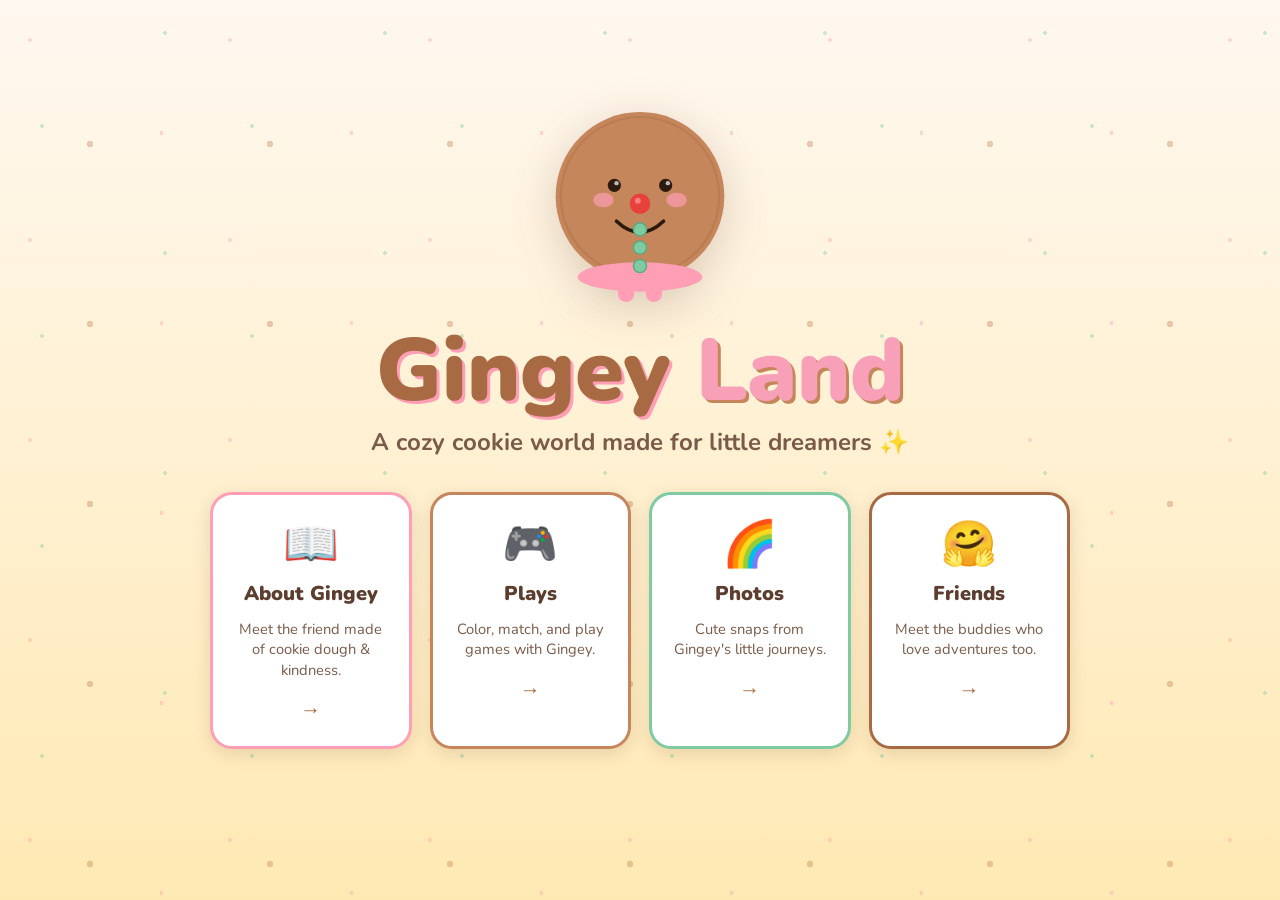
<file: index.html>
<!DOCTYPE html>
<html lang="en">
<head>
  <meta charset="UTF-8" />
  <meta name="viewport" content="width=device-width, initial-scale=1.0" />
  <title>Gingey Land</title>
  <link rel="preconnect" href="https://fonts.googleapis.com" />
  <link rel="preconnect" href="https://fonts.gstatic.com" crossorigin />
  <link href="https://fonts.googleapis.com/css2?family=Nunito:wght@400;700;900&display=swap" rel="stylesheet" />
  <style>
    /* ===== Standalone Index ===== */
    :root {
      --cookie: #c6865b;
      --cookie-dark: #a76a42;
      --cream: #fff8f0;
      --cream-dark: #fff0db;
      --pink: #ff9eb5;
      --pink-dark: #f7a0b8;
      --green: #7ecba1;
      --green-dark: #62bf8e;
      --brown: #5c3d2e;
      --brown-light: #7a5a48;
      --white: #ffffff;
      --shadow: rgba(92, 61, 46, 0.15);
      --radius: 22px;
      --font: "Nunito", "Segoe UI", sans-serif;
    }
    * { box-sizing: border-box; margin: 0; padding: 0; }
    html { scroll-behavior: smooth; }
    body {
      font-family: var(--font);
      background: linear-gradient(180deg, var(--cream) 0%, #ffe9b3 100%);
      color: var(--brown);
      min-height: 100vh;
      overflow-x: hidden;
    }
    a { text-decoration: none; color: inherit; }

    /* Stars / Confetti */
    .bg-decor {
      position: fixed;
      inset: 0;
      pointer-events: none;
      z-index: 0;
      opacity: 0.4;
      background-image:
        radial-gradient(circle at 15% 20%, var(--pink) 2px, transparent 2px),
        radial-gradient(circle at 75% 15%, var(--green) 2px, transparent 2px),
        radial-gradient(circle at 50% 80%, var(--cookie) 3px, transparent 3px),
        radial-gradient(circle at 20% 60%, var(--green) 2px, transparent 2px),
        radial-gradient(circle at 85% 70%, var(--pink) 2px, transparent 2px);
      background-size: 200px 200px, 220px 220px, 180px 180px, 210px 210px, 190px 190px;
      animation: drift 40s linear infinite;
    }
    @keyframes drift {
      from { background-position: 0 0; }
      to { background-position: 20px 20px; }
    }

    /* Hero */
    .hero {
      position: relative;
      z-index: 1;
      display: flex;
      flex-direction: column;
      align-items: center;
      justify-content: center;
      text-align: center;
      min-height: 92vh;
      padding: 40px 20px;
    }
    .gingey-svg {
      width: min(220px, 70vw);
      margin-bottom: 12px;
      animation: bounce 3s ease-in-out infinite;
      filter: drop-shadow(0 10px 22px rgba(92, 61, 46, 0.22));
    }
    @keyframes bounce {
      0%, 100% { transform: translateY(0); }
      40% { transform: translateY(-18px); }
      60% { transform: translateY(-8px); }
    }
    .hero h1 {
      font-size: clamp(3rem, 8vw, 5.5rem);
      font-weight: 900;
      color: var(--cookie-dark);
      line-height: 1.05;
      text-shadow: 3px 3px 0 var(--pink);
      margin-bottom: 8px;
    }
    .hero h1 em {
      font-style: normal;
      color: var(--pink-dark);
      text-shadow: 3px 3px 0 var(--cookie);
    }
    .hero .subtitle {
      font-size: clamp(1.1rem, 2.5vw, 1.5rem);
      color: var(--brown-light);
      margin-bottom: 34px;
      font-weight: 700;
    }

    /* Huge entrance cards */
    .entrance-cards {
      display: grid;
      grid-template-columns: repeat(auto-fit, minmax(200px, 1fr));
      gap: 18px;
      width: 100%;
      max-width: 860px;
      z-index: 1;
    }
    .entrance-card {
      display: flex;
      flex-direction: column;
      align-items: center;
      gap: 12px;
      background: var(--white);
      border-radius: var(--radius);
      padding: 28px 18px 22px;
      box-shadow: 0 5px 18px var(--shadow);
      border: 3.5px solid transparent;
      transition: all 0.25s ease;
      cursor: pointer;
    }
    .entrance-card:hover {
      transform: translateY(-6px) scale(1.02);
      box-shadow: 0 12px 30px var(--shadow);
    }
    .entrance-card.card-about { border-color: var(--pink); }
    .entrance-card.card-plays { border-color: var(--cookie); }
    .entrance-card.card-photos { border-color: var(--green); }
    .entrance-card.card-friends { border-color: var(--cookie-dark); }

    .entrance-card .card-icon {
      font-size: 2.8rem;
      line-height: 1;
    }
    .entrance-card h3 {
      font-size: 1.25rem;
      font-weight: 900;
      text-align: center;
    }
    .entrance-card p {
      font-size: 0.92rem;
      color: var(--brown-light);
      text-align: center;
      line-height: 1.4;
    }
    .arrow {
      margin-top: 4px;
      font-size: 1.3rem;
      color: var(--cookie-dark);
    }

    footer {
      text-align: center;
      padding: 20px 16px 26px;
      font-weight: 700;
      color: var(--brown-light);
      position: relative;
      z-index: 1;
      font-size: 0.85rem;
    }

    /* Mobile staggered animations */
    @media (max-width: 600px) {
      .hero { min-height: 80vh; }
      .gingey-svg { width: 240px; margin-bottom: 10px; }
      .entrance-cards { grid-template-columns: 1fr 1fr; gap: 12px; }
      .entrance-card { padding: 18px 10px 14px; }
      .entrance-card .card-icon { font-size: 2rem; }
      .entrance-card h3 { font-size: 1rem; }
    }
    @media (max-width: 380px) {
      .entrance-cards { grid-template-columns: 1fr; }
    }
  </style>
  <style>
    .logo-icon { width: 28px !important; height: 28px !important; max-width: 28px !important; }
    .page-hero { width: 48px !important; height: auto !important; max-width: 48px !important; display: block; margin: 0 auto 6px; }
    svg.logo-icon, svg.page-hero { width: 48px !important; height: auto !important; max-width: 48px !important; }
  </style>
  <script async src="https://pagead2.googlesyndication.com/pagead/js/adsbygoogle.js?client=ca-pub-4391407496285229" crossorigin="anonymous"></script>
</head>
<body>
  <div class="bg-decor"></div>

  <section class="hero">
    <!-- SVG Gingey -->
    <svg class="gingey-svg" viewBox="0 0 300 320" xmlns="http://www.w3.org/2000/svg" aria-label="Gingey the Gingerbread Friend">
      <circle cx="150" cy="160" r="115" fill="#c6865b" />
      <circle cx="150" cy="160" r="108" fill="none" stroke="#a76a42" stroke-width="3" opacity="0.35"/>
      <!-- Blush -->
      <ellipse cx="100" cy="165" rx="14" ry="10" fill="#ff9eb5" opacity="0.7"/>
      <ellipse cx="200" cy="165" rx="14" ry="10" fill="#ff9eb5" opacity="0.7"/>
      <!-- Eyes -->
      <circle cx="115" cy="145" r="9" fill="#2c1a0e"/>
      <circle cx="185" cy="145" r="9" fill="#2c1a0e"/>
      <circle cx="118" cy="142" r="3" fill="#ffffff" opacity="0.7"/>
      <circle cx="188" cy="142" r="3" fill="#ffffff" opacity="0.7"/>
      <!-- Nose -->
      <circle cx="150" cy="170" r="14" fill="#e8413c"/>
      <circle cx="147" cy="166" r="4" fill="#ff9a96" opacity="0.7"/>
      <!-- Smile -->
      <path d="M 118 194 Q 150 224 182 194" fill="none" stroke="#2c1a0e" stroke-width="5" stroke-linecap="round"/>
      <!-- Scarf -->
      <ellipse cx="150" cy="270" rx="85" ry="20" fill="#ff9eb5"/>
      <rect x="120" y="262" width="22" height="42" rx="10" fill="#ff9eb5"/>
      <rect x="158" y="262" width="22" height="42" rx="10" fill="#ff9eb5"/>
      <!-- Buttons -->
      <circle cx="150" cy="230" r="9" fill="#7ecba1" stroke="#5ba882" stroke-width="2"/>
      <circle cx="150" cy="255" r="9" fill="#7ecba1" stroke="#5ba882" stroke-width="2"/>
      <circle cx="150" cy="205" r="9" fill="#7ecba1" stroke="#5ba882" stroke-width="2"/>
    </svg>

    <h1>Gingey <em>Land</em></h1>
    <p class="subtitle">A cozy cookie world made for little dreamers ✨</p>

    <div class="entrance-cards">
      <a href="about.html" class="entrance-card card-about">
        <span class="card-icon">📖</span>
        <h3>About Gingey</h3>
        <p>Meet the friend made of cookie dough &amp; kindness.</p>
        <span class="arrow">→</span>
      </a>

      <a href="adventures.html" class="entrance-card card-plays">
        <span class="card-icon">🎮</span>
        <h3>Plays</h3>
        <p>Color, match, and play games with Gingey.</p>
        <span class="arrow">→</span>
      </a>

      <a href="photos.html" class="entrance-card card-photos">
        <span class="card-icon">🌈</span>
        <h3>Photos</h3>
        <p>Cute snaps from Gingey's little journeys.</p>
        <span class="arrow">→</span>
      </a>

      <a href="friends.html" class="entrance-card card-friends">
        <span class="card-icon">🤗</span>
        <h3>Friends</h3>
        <p>Meet the buddies who love adventures too.</p>
        <span class="arrow">→</span>
      </a>
    </div>
  </section>

  <footer>
</body>
</html>
</file>
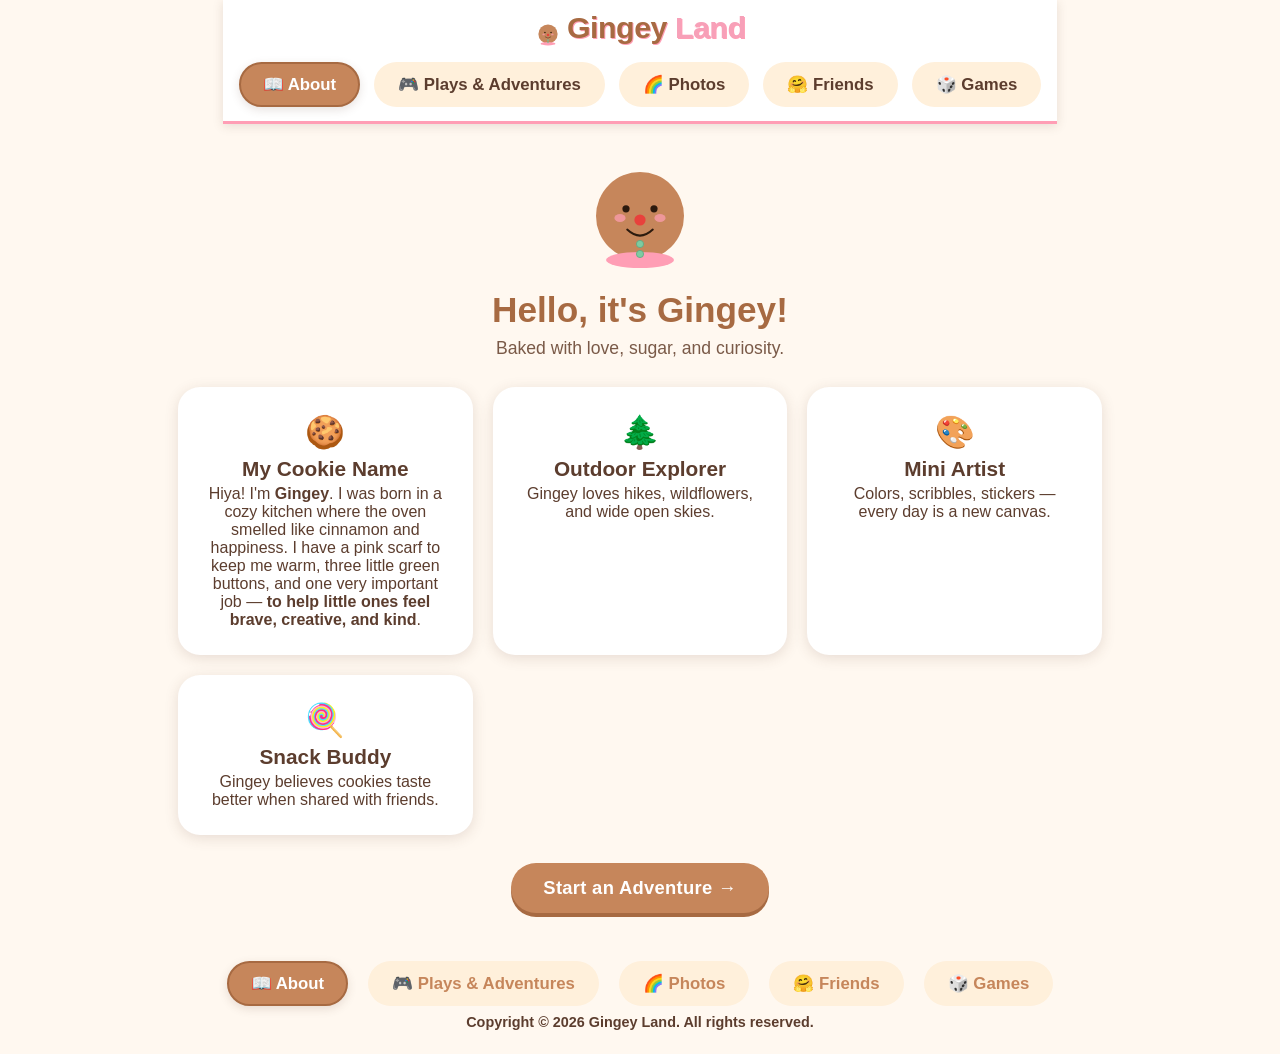
<file: about.html>
<!DOCTYPE html>
<html lang="en">
<head>
  <meta charset="UTF-8" />
  <meta name="viewport" content="width=device-width, initial-scale=1.0" />
  <title>About Gingey — Gingey Land</title>
  <link rel="stylesheet" href="css/_site.css?v=5" />
  <style>
    /* Fallback for CSS file loading issues */
    body {
      font-family: "Nunito", "Segoe UI", "Microsoft YaHei", sans-serif;
      background: #fff8f0;
      color: #5c3d2e;
      min-height: 100vh;
      text-align: center;
      margin: 0;
    }
    .page-hero {
      width: 120px !important;
      height: auto !important;
      max-width: 120px !important;
      display: block !important;
      margin: 0 auto 10px !important;
    }
    svg.logo-icon {
      width: 28px !important;
      height: 28px !important;
      max-width: 28px !important;
      display: inline-block !important;
      vertical-align: middle;
    }
  </style>
  <script async src="https://pagead2.googlesyndication.com/pagead/js/adsbygoogle.js?client=ca-pub-4391407496285229" crossorigin="anonymous"></script>
</head>
<body>
<header class="site-header">
  <div class="logo-row">
    <a href="index.html">
      <svg class="logo-icon" viewBox="0 0 300 320" xmlns="http://www.w3.org/2000/svg" aria-label="Gingey">
        <circle cx="150" cy="160" r="110" fill="#c6865b"/>
        <ellipse cx="100" cy="165" rx="14" ry="10" fill="#ff9eb5" opacity="0.7"/>
        <ellipse cx="200" cy="165" rx="14" ry="10" fill="#ff9eb5" opacity="0.7"/>
        <circle cx="115" cy="142" r="9" fill="#2c1a0e"/>
        <circle cx="185" cy="142" r="9" fill="#2c1a0e"/>
        <circle cx="150" cy="170" r="14" fill="#e8413c"/>
        <path d="M 118 194 Q 150 224 182 194" fill="none" stroke="#2c1a0e" stroke-width="5" stroke-linecap="round"/>
        <ellipse cx="150" cy="270" rx="85" ry="20" fill="#ff9eb5"/>
        <circle cx="150" cy="230" r="9" fill="#7ecba1" stroke="#5ba882" stroke-width="2"/>
        <circle cx="150" cy="255" r="9" fill="#7ecba1" stroke="#5ba882" stroke-width="2"/>
      </svg>
      <span class="logo-text">Gingey <span>Land</span></span>
    </a>
  </div>
  <nav class="menu-row">
    <a href="about.html" class="menu-btn" data-page="about.html">📖 About</a>
    <a href="adventures.html" class="menu-btn" data-page="adventures.html">🎮 Plays &amp; Adventures</a>
    <a href="photos.html" class="menu-btn" data-page="photos.html">🌈 Photos</a>
    <a href="friends.html" class="menu-btn" data-page="friends.html">🤗 Friends</a>
    <a href="games.html" class="menu-btn" data-page="games.html">🎲 Games</a>
  </nav>
</header>

<main>
  <svg class="page-hero" viewBox="0 0 300 320" xmlns="http://www.w3.org/2000/svg" aria-label="Gingey">
    <circle cx="150" cy="160" r="110" fill="#c6865b"/>
    <ellipse cx="100" cy="165" rx="14" ry="10" fill="#ff9eb5" opacity="0.7"/>
    <ellipse cx="200" cy="165" rx="14" ry="10" fill="#ff9eb5" opacity="0.7"/>
    <circle cx="115" cy="142" r="9" fill="#2c1a0e"/>
    <circle cx="185" cy="142" r="9" fill="#2c1a0e"/>
    <circle cx="150" cy="170" r="14" fill="#e8413c"/>
    <path d="M 118 194 Q 150 224 182 194" fill="none" stroke="#2c1a0e" stroke-width="5" stroke-linecap="round"/>
    <ellipse cx="150" cy="270" rx="85" ry="20" fill="#ff9eb5"/>
    <circle cx="150" cy="230" r="9" fill="#7ecba1" stroke="#5ba882" stroke-width="2"/>
    <circle cx="150" cy="255" r="9" fill="#7ecba1" stroke="#5ba882" stroke-width="2"/>
  </svg>

  <h1 class="page-title">Hello, it's Gingey!</h1>
  <p class="page-subtitle">Baked with love, sugar, and curiosity.</p>

  <div class="grid-3">
    <div class="card">
      <span style="font-size:2rem;">🍪</span>
      <h3 style="margin:6px 0 4px;font-size:1.3rem;">My Cookie Name</h3>
      <p>
        Hiya! I'm <strong>Gingey</strong>. I was born in a cozy kitchen where the oven smelled like cinnamon and happiness. I have a pink scarf to keep me warm, three little green buttons, and one very important job — <strong>to help little ones feel brave, creative, and kind</strong>.
      </p>
    </div>
    <div class="card">
      <span style="font-size:2rem;">🌲</span>
      <h3 style="margin:6px 0 4px;font-size:1.3rem;">Outdoor Explorer</h3>
      <p>Gingey loves hikes, wildflowers, and wide open skies.</p>
    </div>
    <div class="card">
      <span style="font-size:2rem;">🎨</span>
      <h3 style="margin:6px 0 4px;font-size:1.3rem;">Mini Artist</h3>
      <p>Colors, scribbles, stickers — every day is a new canvas.</p>
    </div>
    <div class="card">
      <span style="font-size:2rem;">🍭</span>
      <h3 style="margin:6px 0 4px;font-size:1.3rem;">Snack Buddy</h3>
      <p>Gingey believes cookies taste better when shared with friends.</p>
    </div>
  </div>

  <div style="margin-top:28px;max-width:400px;margin-left:auto;margin-right:auto;">
    <a href="adventures.html" class="btn btn-primary">Start an Adventure →</a>
  </div>
</main>

<footer class="site-footer">
  <div class="footer-links">
    <a href="about.html" class="menu-btn" data-page="about.html">📖 About</a>
    <a href="adventures.html" class="menu-btn" data-page="adventures.html">🎮 Plays &amp; Adventures</a>
    <a href="photos.html" class="menu-btn" data-page="photos.html">🌈 Photos</a>
    <a href="friends.html" class="menu-btn" data-page="friends.html">🤗 Friends</a>
    <a href="games.html" class="menu-btn" data-page="games.html">🎲 Games</a>
  </div>
  <div class="footer-tagline">Copyright © 2026 Gingey Land. All rights reserved.</div>
</footer>

<script src="js/menu.js?v=5"></script>
</body>
</html>
</file>
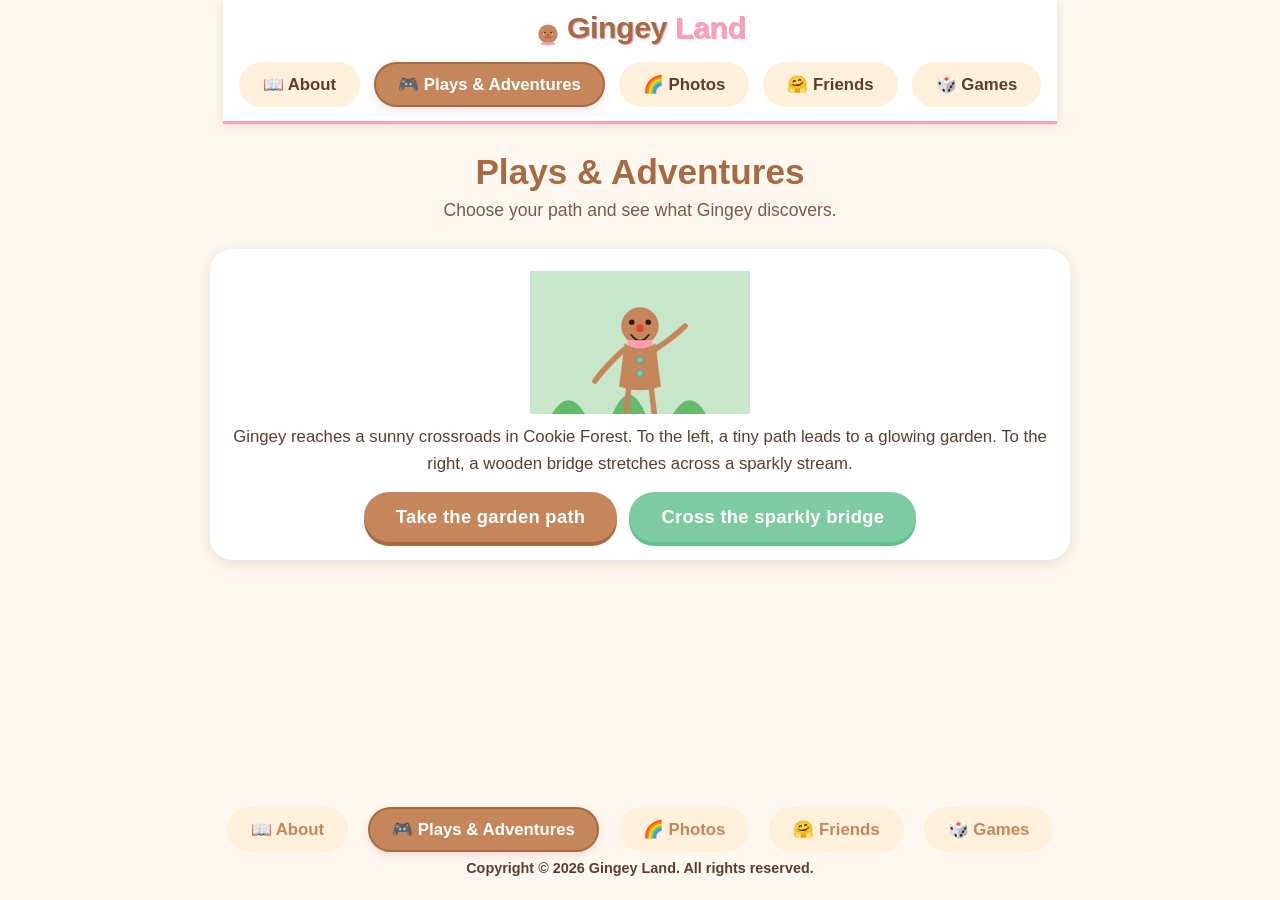
<file: adventures.html>
<!DOCTYPE html>
<html lang="en">
<head>
  <meta charset="UTF-8" />
  <meta name="viewport" content="width=device-width, initial-scale=1.0" />
  <title>Plays & Adventures — Gingey Land</title>
  <link rel="stylesheet" href="css/_site.css?v=5" />
  <style>
    body {
      font-family: "Nunito", "Segoe UI", "Microsoft YaHei", sans-serif;
      background: #fff8f0;
      color: #5c3d2e;
      min-height: 100vh;
      text-align: center;
      margin: 0;
    }
    svg.logo-icon {
      width: 28px !important;
      height: 28px !important;
      max-width: 28px !important;
      display: inline-block !important;
      vertical-align: middle;
    }
    .page-hero {
      width: 120px !important;
      height: auto !important;
      max-width: 120px !important;
      display: block !important;
      margin: 0 auto 10px !important;
    }

    /* Story */
    .story { max-width: 860px; margin: 0 auto; }
    .story-node { display: none; }
    .story-node.active { display: block; }
    .story-scene {
      background: #fff;
      border-radius: 22px;
      padding: 22px 18px 18px;
      box-shadow: 0 3px 14px rgba(92,61,46,0.15);
      text-align: center;
      margin-bottom: 18px;
    }
    .story-scene svg { display: block; margin: 0 auto 10px; }
    .story-text {
      font-size: 1.05rem;
      line-height: 1.6;
      color: #5c3d2e;
      margin-bottom: 14px;
    }
    .choices { display: flex; flex-wrap: wrap; gap: 12px; justify-content: center; }
    .choices .btn { min-width: 180px; }
  </style>
  <script async src="https://pagead2.googlesyndication.com/pagead/js/adsbygoogle.js?client=ca-pub-4391407496285229" crossorigin="anonymous"></script>
</head>
<body>
<header class="site-header">
  <div class="logo-row">
    <a href="index.html">
      <svg class="logo-icon" viewBox="0 0 300 320" xmlns="http://www.w3.org/2000/svg" aria-label="Gingey">
        <circle cx="150" cy="160" r="110" fill="#c6865b"/>
        <ellipse cx="100" cy="165" rx="14" ry="10" fill="#ff9eb5" opacity="0.7"/>
        <ellipse cx="200" cy="165" rx="14" ry="10" fill="#ff9eb5" opacity="0.7"/>
        <circle cx="115" cy="142" r="9" fill="#2c1a0e"/>
        <circle cx="185" cy="142" r="9" fill="#2c1a0e"/>
        <circle cx="150" cy="170" r="14" fill="#e8413c"/>
        <path d="M 118 194 Q 150 224 182 194" fill="none" stroke="#2c1a0e" stroke-width="5" stroke-linecap="round"/>
        <ellipse cx="150" cy="270" rx="85" ry="20" fill="#ff9eb5"/>
        <circle cx="150" cy="230" r="9" fill="#7ecba1" stroke="#5ba882" stroke-width="2"/>
        <circle cx="150" cy="255" r="9" fill="#7ecba1" stroke="#5ba882" stroke-width="2"/>
      </svg>
      <span class="logo-text">Gingey <span>Land</span></span>
    </a>
  </div>
  <nav class="menu-row">
    <a href="about.html" class="menu-btn" data-page="about.html">📖 About</a>
    <a href="adventures.html" class="menu-btn" data-page="adventures.html">🎮 Plays &amp; Adventures</a>
    <a href="photos.html" class="menu-btn" data-page="photos.html">🌈 Photos</a>
    <a href="friends.html" class="menu-btn" data-page="friends.html">🤗 Friends</a>
    <a href="games.html" class="menu-btn" data-page="games.html">🎲 Games</a>
  </nav>
</header>

<main>
  <h1 class="page-title">Plays &amp; Adventures</h1>
  <p class="page-subtitle">Choose your path and see what Gingey discovers.</p>

  <div class="story" id="story-root">
    <!-- 1 -->
    <div class="story-node active" data-node="1">
      <div class="story-scene">
        <svg viewBox="0 0 400 260" xmlns="http://www.w3.org/2000/svg" style="width:220px;height:auto;">
          <rect width="400" height="260" fill="#c8e6c9"/>
          <path d="M40 260 Q70 210 100 260" fill="#66bb6a"/>
          <path d="M150 260 Q180 190 210 260" fill="#66bb6a"/>
          <path d="M260 260 Q290 210 320 260" fill="#66bb6a"/>
          <circle cx="200" cy="100" r="34" fill="#c6865b"/>
          <circle cx="185" cy="93" r="5" fill="#2c1a0e"/>
          <circle cx="215" cy="93" r="5" fill="#2c1a0e"/>
          <circle cx="200" cy="104" r="7" fill="#e8413c"/>
          <path d="M184 116 Q200 138 216 116" stroke="#2c1a0e" stroke-width="3" fill="none" stroke-linecap="round"/>
          <path d="M176 126 Q200 152 224 126" fill="#ff9eb5"/>
          <path d="M172 132 Q200 148 228 132 L238 210 Q200 224 162 210 Z" fill="#c6865b"/>
          <path d="M180 132 Q200 144 220 132" fill="none" stroke="#ff9eb5" stroke-width="6" stroke-linecap="round"/>
          <circle cx="200" cy="162" r="6" fill="#7ecba1" stroke="#5ba882" stroke-width="2"/>
          <circle cx="200" cy="186" r="6" fill="#7ecba1" stroke="#5ba882" stroke-width="2"/>
          <path d="M172 142 Q138 172 118 200" stroke="#c6865b" stroke-width="10" fill="none" stroke-linecap="round"/>
          <path d="M228 142 Q262 120 282 100" stroke="#c6865b" stroke-width="10" fill="none" stroke-linecap="round"/>
          <path d="M180 210 Q176 242 174 260" stroke="#c6865b" stroke-width="10" fill="none" stroke-linecap="round"/>
          <path d="M220 210 Q224 242 226 260" stroke="#c6865b" stroke-width="10" fill="none" stroke-linecap="round"/>
        </svg>
        <p class="story-text">Gingey reaches a sunny crossroads in Cookie Forest. To the left, a tiny path leads to a glowing garden. To the right, a wooden bridge stretches across a sparkly stream.</p>
        <div class="choices">
          <button class="btn btn-primary" data-goto="2">Take the garden path</button>
          <button class="btn btn-green" data-goto="3">Cross the sparkly bridge</button>
        </div>
      </div>
    </div>

    <!-- 2 -->
    <div class="story-node" data-node="2">
      <div class="story-scene">
        <svg viewBox="0 0 400 260" xmlns="http://www.w3.org/2000/svg" style="width:220px;height:auto;">
          <rect width="400" height="260" fill="#fce4ec"/>
          <circle cx="200" cy="140" r="55" fill="#c6865b"/>
          <circle cx="184" cy="132" r="6" fill="#2c1a0e"/>
          <circle cx="216" cy="132" r="6" fill="#2c1a0e"/>
          <circle cx="200" cy="142" r="8" fill="#e8413c"/>
          <path d="M184 154 Q200 176 216 154" stroke="#2c1a0e" stroke-width="3" fill="none" stroke-linecap="round"/>
          <path d="M174 164 Q200 190 226 164" fill="#ff9eb5"/>
          <circle cx="200" cy="174" r="6" fill="#7ecba1" stroke="#5ba882" stroke-width="2"/>
          <circle cx="200" cy="198" r="6" fill="#7ecba1" stroke="#5ba882" stroke-width="2"/>
          <path d="M170 170 Q200 155 230 170 L240 222 Q200 236 160 222 Z" fill="#c6865b"/>
          <path d="M178 170 Q200 182 222 170" fill="none" stroke="#ff9eb5" stroke-width="6" stroke-linecap="round"/>
          <path d="M180 225 Q150 245 140 260" stroke="#c6865b" stroke-width="10" fill="none" stroke-linecap="round"/>
          <path d="M220 225 Q250 245 260 260" stroke="#c6865b" stroke-width="10" fill="none" stroke-linecap="round"/>
        </svg>
        <p class="story-text">Gingey tiptoes into the Secret Garden and finds a mysterious cookie jar that hums with magic. A friendly firefly offers a choice.</p>
        <div class="choices">
          <button class="btn btn-pink" data-goto="4">Open the glowing jar</button>
          <button class="btn btn-primary" data-goto="5">Ask the firefly for directions</button>
        </div>
      </div>
    </div>

    <!-- 3 -->
    <div class="story-node" data-node="3">
      <div class="story-scene">
        <svg viewBox="0 0 400 260" xmlns="http://www.w3.org/2000/svg" style="width:220px;height:auto;">
          <rect width="400" height="260" fill="#e3f2fd"/>
          <rect x="80" y="170" width="240" height="10" fill="#8d6e63" rx="4"/>
          <rect x="80" y="170" width="10" height="70" fill="#8d6e63"/>
          <rect x="310" y="170" width="10" height="70" fill="#8d6e63"/>
          <circle cx="220" cy="112" r="34" fill="#c6865b"/>
          <circle cx="205" cy="105" r="5" fill="#2c1a0e"/>
          <circle cx="235" cy="105" r="5" fill="#2c1a0e"/>
          <circle cx="220" cy="115" r="7" fill="#e8413c"/>
          <path d="M204 127 Q220 148 236 127" stroke="#2c1a0e" stroke-width="3" fill="none" stroke-linecap="round"/>
          <path d="M194 137 Q220 162 246 137" fill="#ff9eb5"/>
          <circle cx="220" cy="148" r="6" fill="#7ecba1" stroke="#5ba882" stroke-width="2"/>
          <circle cx="220" cy="170" r="6" fill="#7ecba1" stroke="#5ba882" stroke-width="2"/>
          <path d="M190 144 Q220 130 250 144 L258 200 Q220 214 182 200 Z" fill="#c6865b"/>
          <path d="M198 144 Q220 156 242 144" fill="none" stroke="#ff9eb5" stroke-width="6" stroke-linecap="round"/>
          <path d="M190 200 Q176 228 172 260" stroke="#c6865b" stroke-width="10" fill="none" stroke-linecap="round"/>
          <path d="M250 200 Q264 228 268 260" stroke="#c6865b" stroke-width="10" fill="none" stroke-linecap="round"/>
        </svg>
        <p class="story-text">On the bridge, Gingey meets Cocoa Bear, who knows a secret shortcut through Rainbow Tunnel.</p>
        <div class="choices">
          <button class="btn btn-green" data-goto="4">Follow Cocoa Bear</button>
          <button class="btn btn-primary" data-goto="5">Keep exploring alone</button>
        </div>
      </div>
    </div>

    <!-- 4 -->
    <div class="story-node" data-node="4">
      <div class="story-scene">
        <svg viewBox="0 0 400 260" xmlns="http://www.w3.org/2000/svg" style="width:220px;height:auto;">
          <rect width="400" height="260" fill="#fff9c4"/>
          <circle cx="200" cy="120" r="46" fill="#c6865b"/>
          <circle cx="188" cy="112" r="5" fill="#2c1a0e"/>
          <circle cx="212" cy="112" r="5" fill="#2c1a0e"/>
          <circle cx="200" cy="122" r="7" fill="#e8413c"/>
          <path d="M186 134 Q200 154 214 134" stroke="#2c1a0e" stroke-width="3" fill="none" stroke-linecap="round"/>
          <path d="M178 144 Q200 166 222 144" fill="#ff9eb5"/>
          <circle cx="200" cy="160" r="6" fill="#7ecba1" stroke="#5ba882" stroke-width="2"/>
          <circle cx="200" cy="182" r="6" fill="#7ecba1" stroke="#5ba882" stroke-width="2"/>
          <path d="M174 148 Q200 134 226 148 L234 202 Q200 216 166 202 Z" fill="#c6865b"/>
          <path d="M180 148 Q200 160 220 148" fill="none" stroke="#ff9eb5" stroke-width="6" stroke-linecap="round"/>
          <path d="M180 202 Q160 228 152 260" stroke="#c6865b" stroke-width="10" fill="none" stroke-linecap="round"/>
          <path d="M220 202 Q240 228 248 260" stroke="#c6865b" stroke-width="10" fill="none" stroke-linecap="round"/>
        </svg>
        <p class="story-text">Gingey discovers the jar holds a tiny Adventure Stamp. With one stamp, the world feels much bigger.</p>
        <div class="choices">
          <button class="btn btn-pink" data-goto="end-garden">Keep the stamp and go home</button>
          <button class="btn btn-green" data-goto="end-share">Share it with a friend</button>
        </div>
      </div>
    </div>

    <!-- 5 -->
    <div class="story-node" data-node="5">
      <div class="story-scene">
        <svg viewBox="0 0 400 260" xmlns="http://www.w3.org/2000/svg" style="width:220px;height:auto;">
          <rect width="400" height="260" fill="#ffe0b2"/>
          <circle cx="200" cy="120" r="46" fill="#c6865b"/>
          <circle cx="188" cy="112" r="5" fill="#2c1a0e"/>
          <circle cx="212" cy="112" r="5" fill="#2c1a0e"/>
          <circle cx="200" cy="122" r="7" fill="#e8413c"/>
          <path d="M186 134 Q200 154 214 134" stroke="#2c1a0e" stroke-width="3" fill="none" stroke-linecap="round"/>
          <path d="M178 144 Q200 166 222 144" fill="#ff9eb5"/>
          <circle cx="200" cy="160" r="6" fill="#7ecba1" stroke="#5ba882" stroke-width="2"/>
          <circle cx="200" cy="182" r="6" fill="#7ecba1" stroke="#5ba882" stroke-width="2"/>
          <path d="M174 148 Q200 134 226 148 L234 202 Q200 216 166 202 Z" fill="#c6865b"/>
          <path d="M180 148 Q200 160 220 148" fill="none" stroke="#ff9eb5" stroke-width="6" stroke-linecap="round"/>
          <path d="M180 202 Q160 228 152 260" stroke="#c6865b" stroke-width="10" fill="none" stroke-linecap="round"/>
          <path d="M220 202 Q240 228 248 260" stroke="#c6865b" stroke-width="10" fill="none" stroke-linecap="round"/>
        </svg>
        <p class="story-text">Gingey learns a fun new song from the firefly and follows the sound to a hidden meadow.</p>
        <div class="choices">
          <button class="btn btn-primary" data-goto="end-share">Make a new friend</button>
          <button class="btn btn-green" data-goto="end-garden">Write the song down</button>
        </div>
      </div>
    </div>

    <!-- endings -->
    <div class="story-node" data-node="end-garden">
      <div class="story-scene">
        <svg viewBox="0 0 400 260" xmlns="http://www.w3.org/2000/svg" style="width:220px;height:auto;">
          <rect width="400" height="260" fill="#fff8f0"/>
          <circle cx="200" cy="120" r="46" fill="#c6865b"/>
          <circle cx="188" cy="112" r="5" fill="#2c1a0e"/>
          <circle cx="212" cy="112" r="5" fill="#2c1a0e"/>
          <circle cx="200" cy="122" r="7" fill="#e8413c"/>
          <path d="M186 134 Q200 154 214 134" stroke="#2c1a0e" stroke-width="3" fill="none" stroke-linecap="round"/>
          <path d="M178 144 Q200 166 222 144" fill="#ff9eb5"/>
          <circle cx="200" cy="160" r="6" fill="#7ecba1" stroke="#5ba882" stroke-width="2"/>
          <circle cx="200" cy="182" r="6" fill="#7ecba1" stroke="#5ba882" stroke-width="2"/>
          <path d="M174 148 Q200 134 226 148 L234 202 Q200 216 166 202 Z" fill="#c6865b"/>
          <path d="M180 148 Q200 160 220 148" fill="none" stroke="#ff9eb5" stroke-width="6" stroke-linecap="round"/>
          <path d="M180 202 Q160 228 152 260" stroke="#c6865b" stroke-width="10" fill="none" stroke-linecap="round"/>
          <path d="M220 202 Q240 228 248 260" stroke="#c6865b" stroke-width="10" fill="none" stroke-linecap="round"/>
        </svg>
        <p class="story-text">Gingey chooses a quiet evening and keeps the adventure as a sweet memory.</p>
        <div class="choices">
          <button class="btn btn-primary" data-goto="1">Play again</button>
        </div>
      </div>
    </div>

    <div class="story-node" data-node="end-share">
      <div class="story-scene">
        <svg viewBox="0 0 400 260" xmlns="http://www.w3.org/2000/svg" style="width:220px;height:auto;">
          <rect width="400" height="260" fill="#e1f5fe"/>
          <circle cx="160" cy="120" r="34" fill="#c6865b"/>
          <circle cx="148" cy="112" r="5" fill="#2c1a0e"/>
          <circle cx="172" cy="112" r="5" fill="#2c1a0e"/>
          <circle cx="160" cy="122" r="7" fill="#e8413c"/>
          <path d="M148 134 Q160 154 172 134" stroke="#2c1a0e" stroke-width="3" fill="none" stroke-linecap="round"/>
          <path d="M140 144 Q160 166 180 144" fill="#ff9eb5"/>
          <circle cx="160" cy="160" r="6" fill="#7ecba1" stroke="#5ba882" stroke-width="2"/>
          <circle cx="160" cy="182" r="6" fill="#7ecba1" stroke="#5ba882" stroke-width="2"/>
          <path d="M136 146 Q160 132 184 146 L192 198 Q160 212 128 198 Z" fill="#c6865b"/>
          <path d="M142 146 Q160 158 178 146" fill="none" stroke="#ff9eb5" stroke-width="6" stroke-linecap="round"/>
          <circle cx="240" cy="126" r="30" fill="#8d6e63"/>
          <circle cx="252" cy="118" r="6" fill="#8d6e63"/>
          <circle cx="228" cy="118" r="6" fill="#8d6e63"/>
          <circle cx="240" cy="130" r="5" fill="#e8413c"/>
          <path d="M232 136 Q240 146 248 136" stroke="#2c1a0e" stroke-width="3" fill="none" stroke-linecap="round"/>
          <path d="M226 144 Q240 158 254 144" fill="#ffab91"/>
          <path d="M232 146 Q240 158 248 146 L252 196 Q240 206 228 196 Z" fill="#8d6e63"/>
          <circle cx="240" cy="168" r="5" fill="#a1887f"/>
          <circle cx="240" cy="188" r="5" fill="#a1887f"/>
        </svg>
        <p class="story-text">Gingey shares the adventure with a new friend, and the day feels twice as fun.</p>
        <div class="choices">
          <button class="btn btn-pink" data-goto="1">Play again</button>
        </div>
      </div>
    </div>
  </div>
</main>

<footer class="site-footer">
  <div class="footer-links">
    <a href="about.html" class="menu-btn" data-page="about.html">📖 About</a>
    <a href="adventures.html" class="menu-btn" data-page="adventures.html">🎮 Plays &amp; Adventures</a>
    <a href="photos.html" class="menu-btn" data-page="photos.html">🌈 Photos</a>
    <a href="friends.html" class="menu-btn" data-page="friends.html">🤗 Friends</a>
    <a href="games.html" class="menu-btn" data-page="games.html">🎲 Games</a>
  </div>
  <div class="footer-tagline">Copyright © 2026 Gingey Land. All rights reserved.</div>
</footer>

<script src="js/menu.js?v=5"></script>
<script>
(function() {
  const root = document.getElementById('story-root');
  if (!root) return;
  root.addEventListener('click', (e) => {
    const btn = e.target.closest('button[data-goto]');
    if (!btn) return;
    const id = btn.getAttribute('data-goto');
    const target = root.querySelector('.story-node[data-node="' + id + '"]');
    if (!target) return;
    root.querySelectorAll('.story-node').forEach((n) => n.classList.remove('active'));
    target.classList.add('active');
    window.scrollTo({ top: target.offsetTop - 90, behavior: 'smooth' });
  });
})();
</script>
</body>
</html>
</file>
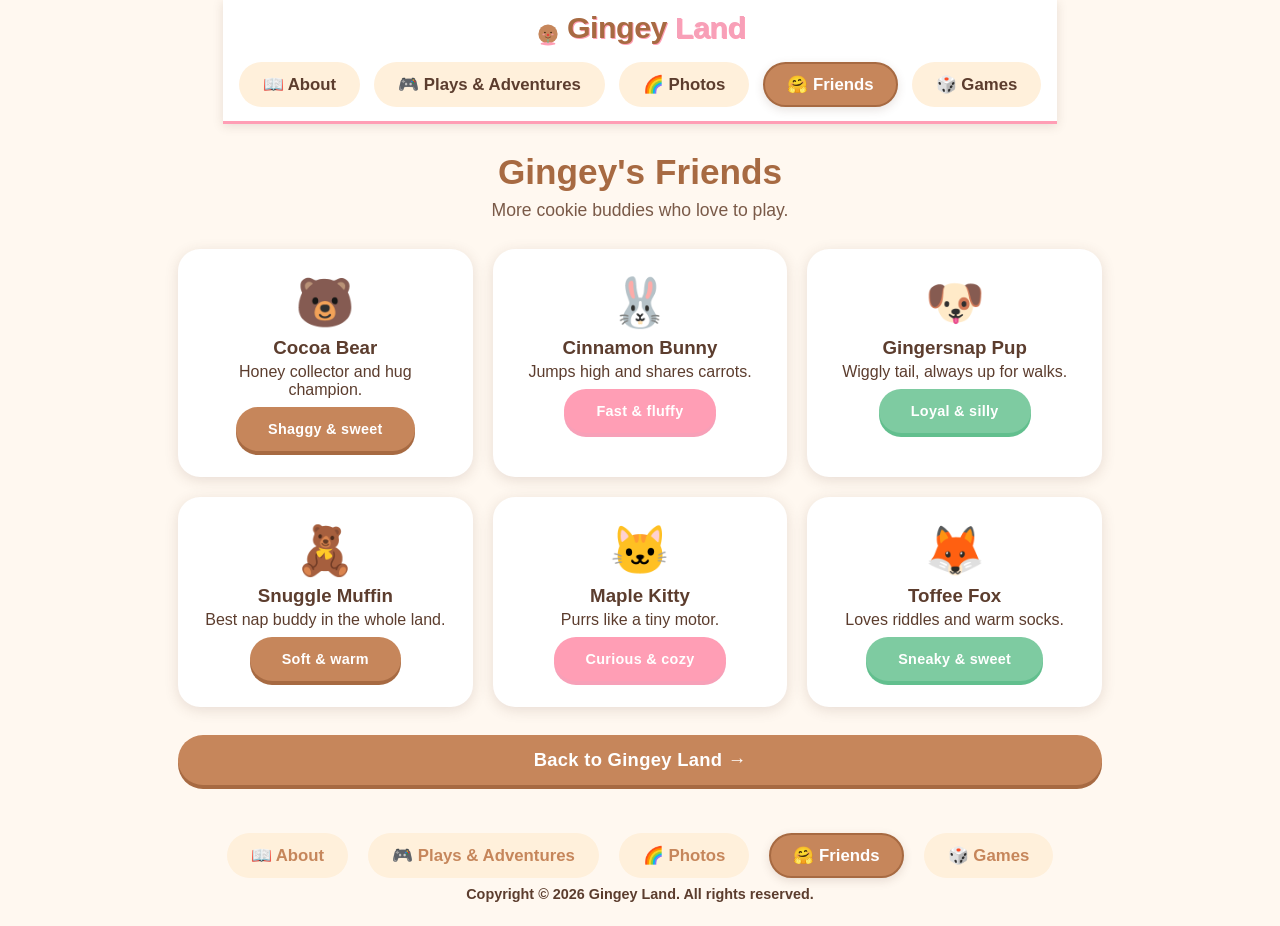
<file: friends.html>
<!DOCTYPE html>
<html lang="en">
<head>
  <meta charset="UTF-8" />
  <meta name="viewport" content="width=device-width, initial-scale=1.0" />
  <title>Friends — Gingey Land</title>
  <link rel="stylesheet" href="css/_site.css?v=5" />
  <style>
    body {
      font-family: "Nunito", "Segoe UI", "Microsoft YaHei", sans-serif;
      background: #fff8f0;
      color: #5c3d2e;
      min-height: 100vh;
      text-align: center;
      margin: 0;
    }
    .page-hero {
      width: 120px !important;
      height: auto !important;
      max-width: 120px !important;
      display: block !important;
      margin: 0 auto 10px !important;
    }
    svg.logo-icon {
      width: 28px !important;
      height: 28px !important;
      max-width: 28px !important;
      display: inline-block !important;
      vertical-align: middle;
    }
  </style>
  <script async src="https://pagead2.googlesyndication.com/pagead/js/adsbygoogle.js?client=ca-pub-4391407496285229" crossorigin="anonymous"></script>
</head>
<body>
<header class="site-header">
  <div class="logo-row">
    <a href="index.html">
      <svg class="logo-icon" viewBox="0 0 300 320" xmlns="http://www.w3.org/2000/svg" aria-label="Gingey">
        <circle cx="150" cy="160" r="110" fill="#c6865b"/>
        <ellipse cx="100" cy="165" rx="14" ry="10" fill="#ff9eb5" opacity="0.7"/>
        <ellipse cx="200" cy="165" rx="14" ry="10" fill="#ff9eb5" opacity="0.7"/>
        <circle cx="115" cy="142" r="9" fill="#2c1a0e"/>
        <circle cx="185" cy="142" r="9" fill="#2c1a0e"/>
        <circle cx="150" cy="170" r="14" fill="#e8413c"/>
        <path d="M 118 194 Q 150 224 182 194" fill="none" stroke="#2c1a0e" stroke-width="5" stroke-linecap="round"/>
        <ellipse cx="150" cy="270" rx="85" ry="20" fill="#ff9eb5"/>
        <circle cx="150" cy="230" r="9" fill="#7ecba1" stroke="#5ba882" stroke-width="2"/>
        <circle cx="150" cy="255" r="9" fill="#7ecba1" stroke="#5ba882" stroke-width="2"/>
      </svg>
      <span class="logo-text">Gingey <span>Land</span></span>
    </a>
  </div>
  <nav class="menu-row">
    <a href="about.html" class="menu-btn" data-page="about.html">📖 About</a>
    <a href="adventures.html" class="menu-btn" data-page="adventures.html">🎮 Plays &amp; Adventures</a>
    <a href="photos.html" class="menu-btn" data-page="photos.html">🌈 Photos</a>
    <a href="friends.html" class="menu-btn" data-page="friends.html">🤗 Friends</a>
    <a href="games.html" class="menu-btn" data-page="games.html">🎲 Games</a>
  </nav>
</header>

<main>
  <h1 class="page-title">Gingey's Friends</h1>
  <p class="page-subtitle">More cookie buddies who love to play.</p>

  <div class="grid-3">
    <div class="card">
      <span style="font-size:3rem;">🐻</span>
      <h3 style="margin:6px 0 4px;">Cocoa Bear</h3>
      <p style="margin-bottom:8px;">Honey collector and hug champion.</p>
      <span class="btn btn-primary" style="font-size:0.9rem;">Shaggy & sweet</span>
    </div>
    <div class="card">
      <span style="font-size:3rem;">🐰</span>
      <h3 style="margin:6px 0 4px;">Cinnamon Bunny</h3>
      <p style="margin-bottom:8px;">Jumps high and shares carrots.</p>
      <span class="btn btn-pink" style="font-size:0.9rem;">Fast & fluffy</span>
    </div>
    <div class="card">
      <span style="font-size:3rem;">🐶</span>
      <h3 style="margin:6px 0 4px;">Gingersnap Pup</h3>
      <p style="margin-bottom:8px;">Wiggly tail, always up for walks.</p>
      <span class="btn btn-green" style="font-size:0.9rem;">Loyal & silly</span>
    </div>
    <div class="card">
      <span style="font-size:3rem;">🧸</span>
      <h3 style="margin:6px 0 4px;">Snuggle Muffin</h3>
      <p style="margin-bottom:8px;">Best nap buddy in the whole land.</p>
      <span class="btn btn-primary" style="font-size:0.9rem;">Soft & warm</span>
    </div>
    <div class="card">
      <span style="font-size:3rem;">🐱</span>
      <h3 style="margin:6px 0 4px;">Maple Kitty</h3>
      <p style="margin-bottom:8px;">Purrs like a tiny motor.</p>
      <span class="btn btn-pink" style="font-size:0.9rem;">Curious & cozy</span>
    </div>
    <div class="card">
      <span style="font-size:3rem;">🦊</span>
      <h3 style="margin:6px 0 4px;">Toffee Fox</h3>
      <p style="margin-bottom:8px;">Loves riddles and warm socks.</p>
      <span class="btn btn-green" style="font-size:0.9rem;">Sneaky & sweet</span>
    </div>
  </div>

  <div style="margin-top:28px;">
    <a href="index.html" class="btn btn-primary" style="width:100%;text-align:center;display:block;">Back to Gingey Land →</a>
  </div>
</main>

<footer class="site-footer">
  <div class="footer-links">
    <a href="about.html" class="menu-btn" data-page="about.html">📖 About</a>
    <a href="adventures.html" class="menu-btn" data-page="adventures.html">🎮 Plays &amp; Adventures</a>
    <a href="photos.html" class="menu-btn" data-page="photos.html">🌈 Photos</a>
    <a href="friends.html" class="menu-btn" data-page="friends.html">🤗 Friends</a>
    <a href="games.html" class="menu-btn" data-page="games.html">🎲 Games</a>
  </div>
  <div class="footer-tagline">Copyright © 2026 Gingey Land. All rights reserved.</div>
</footer>

<script src="js/menu.js?v=5"></script>
</body>
</html>
</file>
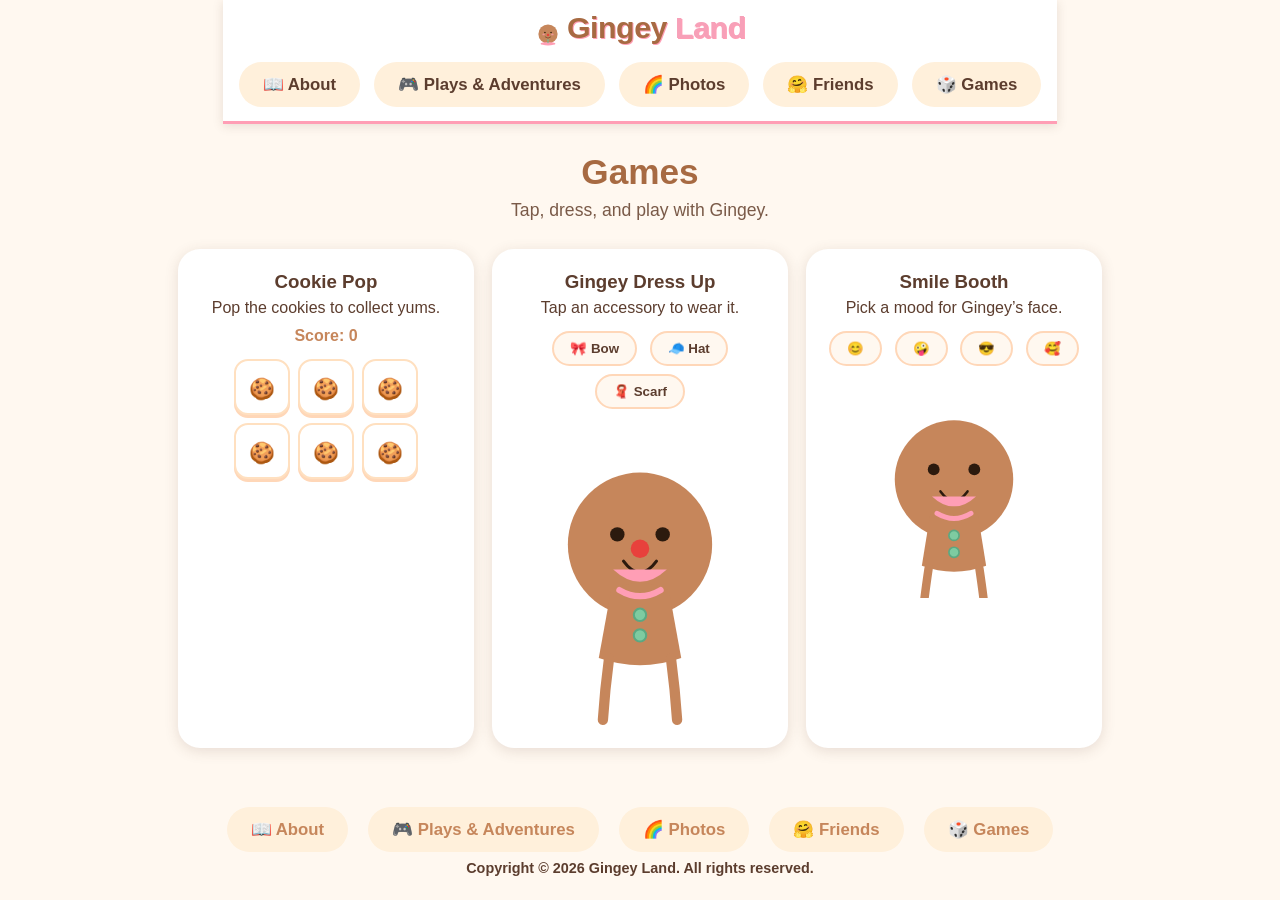
<file: games.html>
<!DOCTYPE html>
<html lang="en">
<head>
  <meta charset="UTF-8" />
  <meta name="viewport" content="width=device-width, initial-scale=1.0" />
  <title>Games — Gingey Land</title>
  <link rel="stylesheet" href="css/_site.css?v=5" />
  <style>
    body {
      font-family: "Nunito", "Segoe UI", "Microsoft YaHei", sans-serif;
      background: #fff8f0;
      color: #5c3d2e;
      min-height: 100vh;
      text-align: center;
      margin: 0;
    }
    svg.logo-icon {
      width: 28px !important;
      height: 28px !important;
      max-width: 28px !important;
      display: inline-block !important;
      vertical-align: middle;
    }
    .page-hero {
      width: 120px !important;
      max-width: 120px !important;
      display: block !important;
      margin: 0 auto 10px !important;
    }
    .game-card {
      background: #fff;
      border-radius: 22px;
      padding: 18px 14px;
      box-shadow: 0 3px 14px rgba(92,61,46,0.15);
      text-align: center;
      width: 100%;
      max-width: 340px;
      margin: 0 auto;
    }
    .mini-btn {
      padding: 8px 16px;
      border-radius: 999px;
      border: 2.5px solid #ffd7b8;
      background: #fff8f0;
      cursor: pointer;
      font-weight: 800;
      color: #5c3d2e;
      margin: 4px;
    }
    .mini-btn:hover {
      background: #ff9eb5;
      color: #fff;
      border-color: #c6865b;
    }
    .cookie {
      display: inline-grid;
      grid-template-columns: repeat(3, 1fr);
      gap: 8px;
      max-width: 220px;
      margin: 10px auto;
    }
    .cookie span {
      width: 56px;
      height: 56px;
      line-height: 56px;
      border-radius: 14px;
      background: #fff;
      box-shadow: 0 3px 0 #ffd7b8;
      border: 2.5px solid #ffe0c0;
      cursor: pointer;
      font-weight: 900;
      font-size: 1.3rem;
      user-select: none;
    }
    .cookie span.popped {
      background: #7ecba1;
      color: #fff;
      border-color: #5ba882;
      pointer-events: none;
    }
    .dress .slot { min-height: 220px; }
    .dress svg { display: block; margin: 0 auto; }
    .smile svg { display: block; margin: 0 auto; max-width: 220px; }
    .mini-score {
      font-weight: 900;
      color: #c6865b;
      min-height: 1.4em;
      margin-top: 6px;
    }
  </style>
  <script async src="https://pagead2.googlesyndication.com/pagead/js/adsbygoogle.js?client=ca-pub-4391407496285229" crossorigin="anonymous"></script>
</head>
<body>
<header class="site-header">
  <div class="logo-row">
    <a href="index.html">
      <svg class="logo-icon" viewBox="0 0 300 320" xmlns="http://www.w3.org/2000/svg" aria-label="Gingey">
        <circle cx="150" cy="160" r="110" fill="#c6865b"/>
        <ellipse cx="100" cy="165" rx="14" ry="10" fill="#ff9eb5" opacity="0.7"/>
        <ellipse cx="200" cy="165" rx="14" ry="10" fill="#ff9eb5" opacity="0.7"/>
        <circle cx="115" cy="142" r="9" fill="#2c1a0e"/>
        <circle cx="185" cy="142" r="9" fill="#2c1a0e"/>
        <circle cx="150" cy="170" r="14" fill="#e8413c"/>
        <path d="M 118 194 Q 150 224 182 194" fill="none" stroke="#2c1a0e" stroke-width="5" stroke-linecap="round"/>
        <ellipse cx="150" cy="270" rx="85" ry="20" fill="#ff9eb5"/>
        <circle cx="150" cy="230" r="9" fill="#7ecba1" stroke="#5ba882" stroke-width="2"/>
        <circle cx="150" cy="255" r="9" fill="#7ecba1" stroke="#5ba882" stroke-width="2"/>
      </svg>
      <span class="logo-text">Gingey <span>Land</span></span>
    </a>
  </div>
  <nav class="menu-row">
    <a href="about.html" class="menu-btn" data-page="about.html">📖 About</a>
    <a href="adventures.html" class="menu-btn" data-page="adventures.html">🎮 Plays &amp; Adventures</a>
    <a href="photos.html" class="menu-btn" data-page="photos.html">🌈 Photos</a>
    <a href="friends.html" class="menu-btn" data-page="friends.html">🤗 Friends</a>
    <a href="games.html" class="menu-btn" data-page="games.html">🎲 Games</a>
  </nav>
</header>

<main>
  <h1 class="page-title">Games</h1>
  <p class="page-subtitle">Tap, dress, and play with Gingey.</p>

  <div style="display:grid;gap:18px;grid-template-columns:repeat(auto-fill,minmax(260px,1fr));justify-items:center;max-width:1100px;margin:0 auto;">

    <!-- 1 Cookie Pop -->
    <div class="game-card" id="game-cookie">
      <h3 style="margin:4px 0 6px;">Cookie Pop</h3>
      <p style="margin-bottom:10px;">Pop the cookies to collect yums.</p>
      <div class="mini-score" id="cookie-score">Score: 0</div>
      <div class="cookie" id="cookie-board">
        <span>1</span><span>2</span><span>3</span>
        <span>4</span><span>5</span><span>6</span>
      </div>
    </div>

    <!-- 2 Dress Up -->
    <div class="game-card dress" id="game-dress">
      <h3 style="margin:4px 0 6px;">Gingey Dress Up</h3>
      <p style="margin-bottom:10px;">Tap an accessory to wear it.</p>
      <div style="margin-bottom:8px;">
        <button class="mini-btn" data-add="bow">🎀 Bow</button>
        <button class="mini-btn" data-add="hat">🧢 Hat</button>
        <button class="mini-btn" data-add="scarf">🧣 Scarf</button>
      </div>
      <svg viewBox="0 0 260 300" xmlns="http://www.w3.org/2000/svg" id="gingey-dress">
        <circle cx="130" cy="120" r="70" fill="#c6865b"/>
        <circle cx="108" cy="110" r="7" fill="#2c1a0e"/>
        <circle cx="152" cy="110" r="7" fill="#2c1a0e"/>
        <circle cx="130" cy="124" r="9" fill="#e8413c"/>
        <path d="M114 136 Q130 158 146 136" stroke="#2c1a0e" stroke-width="3" fill="none" stroke-linecap="round"/>
        <path d="M104 144 Q130 168 156 144" fill="#ff9eb5"/>
        <path id="dress-body" d="M102 164 Q130 150 158 164 L170 230 Q130 244 90 230 Z" fill="#c6865b"/>
        <path d="M110 164 Q130 176 150 164" fill="none" stroke="#ff9eb5" stroke-width="6" stroke-linecap="round"/>
        <circle cx="130" cy="188" r="6" fill="#7ecba1" stroke="#5ba882" stroke-width="2"/>
        <circle cx="130" cy="208" r="6" fill="#7ecba1" stroke="#5ba882" stroke-width="2"/>
        <!-- accessories start hidden -->
        <g id="acc-bow" style="display:none;">
          <path d="M100 102 Q130 86 160 102 Q130 116 100 102 Z" fill="#ff9eb5"/>
          <circle cx="130" cy="102" r="5" fill="#ffd54f"/>
        </g>
        <g id="acc-hat" style="display:none;">
          <path d="M85 90 Q130 16 175 90" fill="#ff7043"/>
          <rect x="82" y="90" width="96" height="11" fill="#ff7043" rx="4"/>
          <path d="M76 106 Q130 86 184 106" fill="#ffab91"/>
        </g>
        <g id="acc-scarf" style="display:none;">
          <path d="M108 152 Q130 176 152 152 L158 198 Q130 214 102 198 Z" fill="#7ecba1"/>
        </g>
        <path d="M100 230 Q96 260 94 290" stroke="#c6865b" stroke-width="10" fill="none" stroke-linecap="round"/>
        <path d="M160 230 Q164 260 166 290" stroke="#c6865b" stroke-width="10" fill="none" stroke-linecap="round"/>
      </svg>
    </div>

    <!-- 3 Smile Booth -->
    <div class="game-card smile" id="game-smile">
      <h3 style="margin:4px 0 6px;">Smile Booth</h3>
      <p style="margin-bottom:10px;">Pick a mood for Gingey’s face.</p>
      <div style="margin-bottom:8px;">
        <button class="mini-btn" data-face="happy">😊</button>
        <button class="mini-btn" data-face="silly">🤪</button>
        <button class="mini-btn" data-face="cool">😎</button>
        <button class="mini-btn" data-face="love">🥰</button>
      </div>
      <svg viewBox="0 0 260 260" xmlns="http://www.w3.org/2000/svg" id="smile-face">
        <circle cx="130" cy="120" r="70" fill="#c6865b"/>
        <circle id="smile-eye-l" cx="106" cy="108" r="7" fill="#2c1a0e"/>
        <circle id="smile-eye-r" cx="154" cy="108" r="7" fill="#2c1a0e"/>
        <path id="smile-mouth" d="M114 134 Q130 156 146 134" stroke="#2c1a0e" stroke-width="3" fill="none" stroke-linecap="round"/>
        <path d="M104 140 Q130 164 156 140" fill="#ff9eb5"/>
        <path d="M102 160 Q130 144 158 160 L168 222 Q130 236 92 222 Z" fill="#c6865b"/>
        <path d="M110 160 Q130 172 150 160" fill="none" stroke="#ff9eb5" stroke-width="6" stroke-linecap="round"/>
        <circle cx="130" cy="186" r="6" fill="#7ecba1" stroke="#5ba882" stroke-width="2"/>
        <circle cx="130" cy="206" r="6" fill="#7ecba1" stroke="#5ba882" stroke-width="2"/>
        <path d="M100 225 Q96 252 94 270" stroke="#c6865b" stroke-width="10" fill="none" stroke-linecap="round"/>
        <path d="M160 225 Q164 252 166 270" stroke="#c6865b" stroke-width="10" fill="none" stroke-linecap="round"/>
      </svg>
    </div>
  </div>
</main>

<footer class="site-footer">
  <div class="footer-links">
    <a href="about.html" class="menu-btn" data-page="about.html">📖 About</a>
    <a href="adventures.html" class="menu-btn" data-page="adventures.html">🎮 Plays &amp; Adventures</a>
    <a href="photos.html" class="menu-btn" data-page="photos.html">🌈 Photos</a>
    <a href="friends.html" class="menu-btn" data-page="friends.html">🤗 Friends</a>
    <a href="games.html" class="menu-btn" data-page="games.html">🎲 Games</a>
  </div>
  <div class="footer-tagline">Copyright © 2026 Gingey Land. All rights reserved.</div>
</footer>

<script>
(function() {
  const cookieBoard = document.getElementById('cookie-board');
  const cookieScore = document.getElementById('cookie-score');
  let cookieTotal = 0;

  if (cookieBoard && cookieScore) {
    const values = Array.from({ length: 6 }, () => Math.floor(Math.random() * 3) + 1);
    const cells = cookieBoard.querySelectorAll('span');
    cells.forEach((cell, idx) => {
      cell.textContent = '🍪';
      cell.dataset.val = values[idx];
      cell.addEventListener('click', () => {
        if (cell.classList.contains('popped')) return;
        cookieTotal += values[idx];
        cell.classList.add('popped');
        cookieScore.textContent = 'Score: ' + cookieTotal;
        if (cookieBoard.querySelectorAll('.popped').length === 6) {
          cookieScore.textContent = 'Yum! + ' + cookieTotal + ' cookies';
        }
      });
    });
  }

  const dressBox = document.getElementById('game-dress');
  if (dressBox) {
    dressBox.addEventListener('click', (e) => {
      const btn = e.target.closest('.mini-btn');
      if (!btn) return;
      const type = btn.getAttribute('data-add');
      const acc = document.getElementById('acc-' + type);
      if (!acc) return;
      const visible = acc.style.display !== 'none';
      acc.style.display = visible ? 'none' : 'block';
    });
  }

  const faces = {
    happy: { mouth: 'M114 134 Q130 156 146 134', eye: '#2c1a0e' },
    silly: { mouth: 'M110 132 Q130 162 150 132', eye: '#ff7043' },
    cool: { mouth: 'M118 138 Q130 150 142 138', eye: '#1a237e' },
    love: { mouth: 'M114 136 Q130 158 146 136', eye: '#e8413c' },
  };

  const smileBox = document.getElementById('game-smile');
  if (smileBox) {
    smileBox.addEventListener('click', (e) => {
      const btn = e.target.closest('.mini-btn');
      if (!btn) return;
      const f = faces[btn.getAttribute('data-face')];
      if (!f) return;
      const mouth = document.getElementById('smile-mouth');
      const l = document.getElementById('smile-eye-l');
      const r = document.getElementById('smile-eye-r');
      if (mouth) mouth.setAttribute('d', f.mouth);
      if (l) l.setAttribute('fill', f.eye);
      if (r) r.setAttribute('fill', f.eye);
    });
  }
})();
</script>
</body>
</html>
</file>
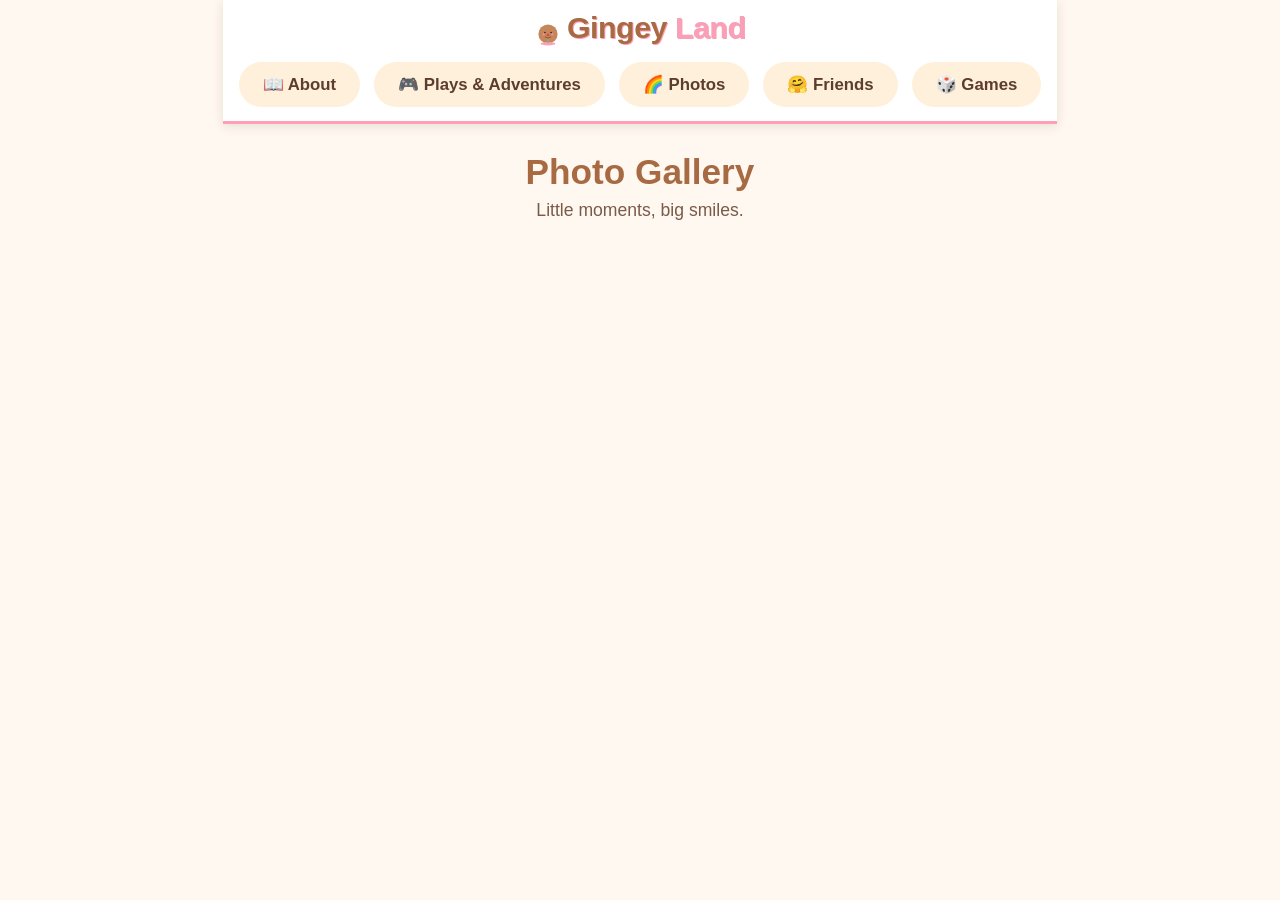
<file: photos-template-part.html>
<!DOCTYPE html>
<html lang="en">
<head>
  <meta charset="UTF-8" />
  <meta name="viewport" content="width=device-width, initial-scale=1.0" />
  <title>Photos — Gingey Land</title>
  <link rel="stylesheet" href="../css/_site.css?v=5" />
  <style>
    /* Fallback for CSS file loading issues */
    body {
      font-family: "Nunito", "Segoe UI", "Microsoft YaHei", sans-serif;
      background: #fff8f0;
      color: #5c3d2e;
      min-height: 100vh;
      text-align: center;
      margin: 0;
    }
    .page-hero {
      width: 120px !important;
      height: auto !important;
      max-width: 120px !important;
      display: block !important;
      margin: 0 auto 10px !important;
    }
    svg.logo-icon {
      width: 28px !important;
      height: 28px !important;
      max-width: 28px !important;
      display: inline-block !important;
      vertical-align: middle;
    }
  </style>
  <script async src="https://pagead2.googlesyndication.com/pagead/js/adsbygoogle.js?client=ca-pub-4391407496285229" crossorigin="anonymous"></script>
</head>
<body>
<header class="site-header">
  <div class="logo-row">
    <a href="index.html">
      <svg class="logo-icon" viewBox="0 0 300 320" xmlns="http://www.w3.org/2000/svg" aria-label="Gingey">
        <circle cx="150" cy="160" r="110" fill="#c6865b"/>
        <ellipse cx="100" cy="165" rx="14" ry="10" fill="#ff9eb5" opacity="0.7"/>
        <ellipse cx="200" cy="165" rx="14" ry="10" fill="#ff9eb5" opacity="0.7"/>
        <circle cx="115" cy="142" r="9" fill="#2c1a0e"/>
        <circle cx="185" cy="142" r="9" fill="#2c1a0e"/>
        <circle cx="150" cy="170" r="14" fill="#e8413c"/>
        <path d="M 118 194 Q 150 224 182 194" fill="none" stroke="#2c1a0e" stroke-width="5" stroke-linecap="round"/>
        <ellipse cx="150" cy="270" rx="85" ry="20" fill="#ff9eb5"/>
        <circle cx="150" cy="230" r="9" fill="#7ecba1" stroke="#5ba882" stroke-width="2"/>
        <circle cx="150" cy="255" r="9" fill="#7ecba1" stroke="#5ba882" stroke-width="2"/>
      </svg>
      <span class="logo-text">Gingey <span>Land</span></span>
    </a>
  </div>
  <nav class="menu-row">
    <a href="about.html" class="menu-btn" data-page="about.html">📖 About</a>
    <a href="adventures.html" class="menu-btn" data-page="adventures.html">🎮 Plays &amp; Adventures</a>
    <a href="photos.html" class="menu-btn" data-page="photos.html">🌈 Photos</a>
    <a href="friends.html" class="menu-btn" data-page="friends.html">🤗 Friends</a>
    <a href="games.html" class="menu-btn" data-page="games.html">🎲 Games</a>
  </nav>
</header>

<main>
<h1 class="page-title">Photo Gallery</h1>
<p class="page-subtitle">Little moments, big smiles.</p>
</file>
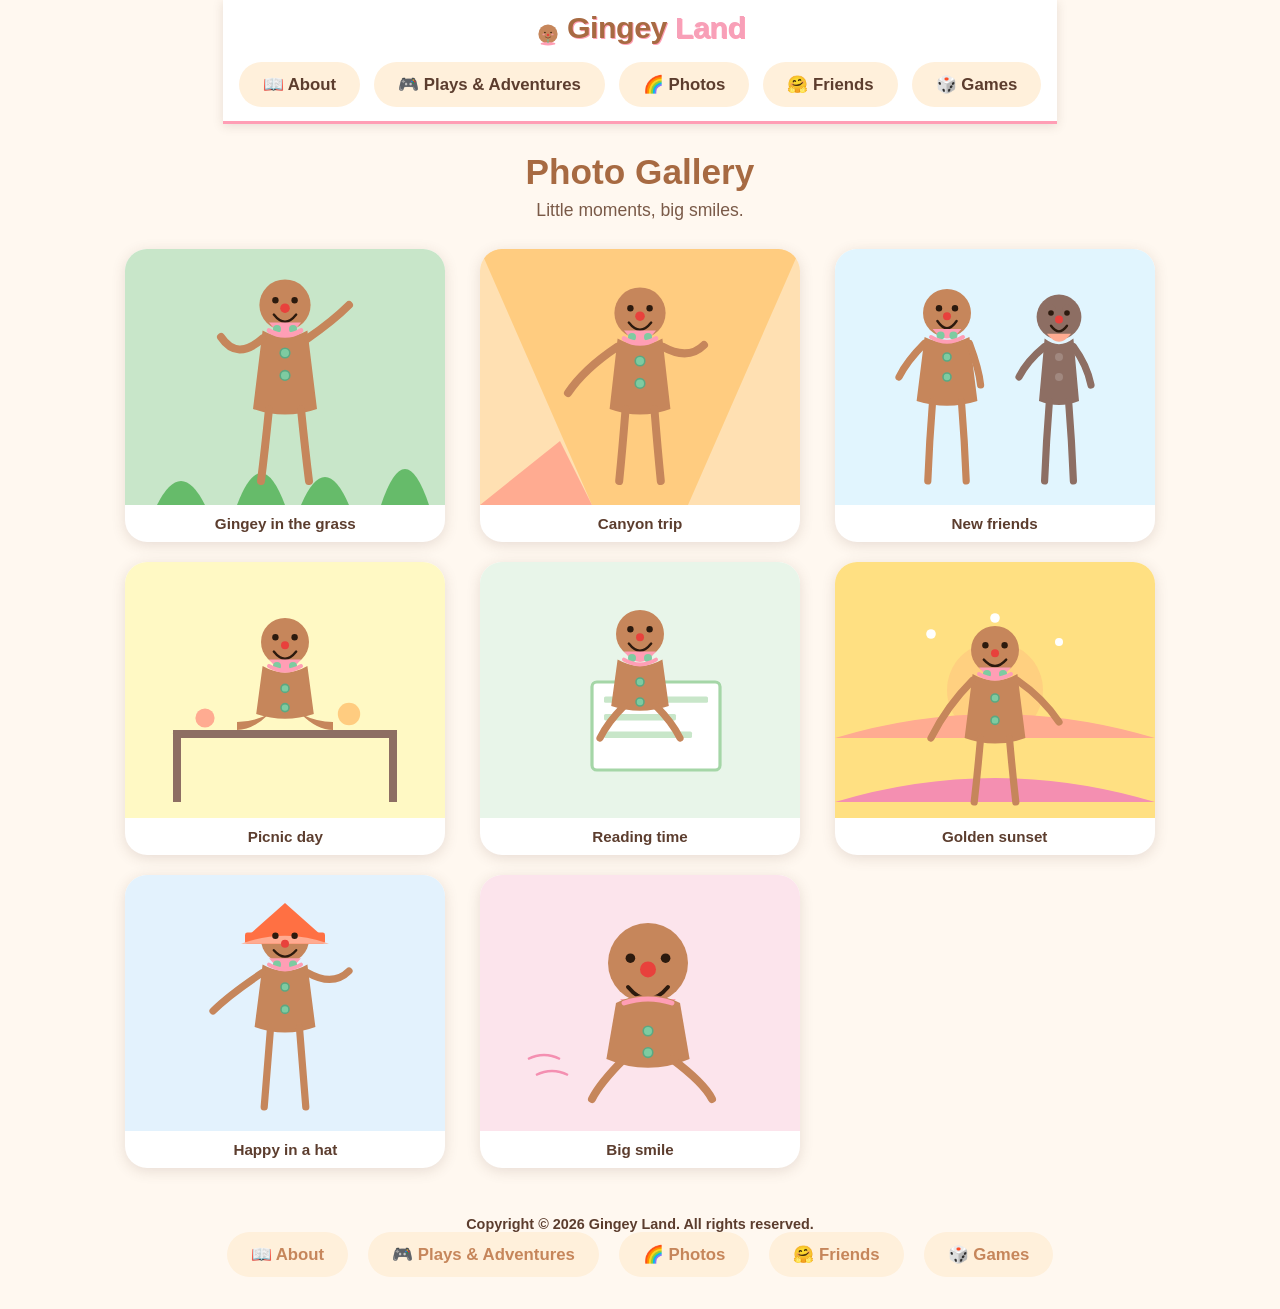
<file: photos.html>
<!DOCTYPE html>
<html lang="en">
<head>
  <meta charset="UTF-8" />
  <meta name="viewport" content="width=device-width, initial-scale=1.0" />
  <title>Photos — Gingey Land</title>
  <link rel="stylesheet" href="css/_site.css?v=5" />
  <style>
    * { box-sizing: border-box; margin: 0; padding: 0; }
    body {
      font-family: "Nunito", "Segoe UI", sans-serif;
      background: #fff8f0;
      color: #5c3d2e;
      min-height: 100vh;
      text-align: center;
      margin: 0;
    }
    svg.logo-icon {
      width: 28px !important;
      height: 28px !important;
      max-width: 28px !important;
      display: inline-block !important;
      vertical-align: middle;
    }
    main { max-width: 1080px; margin: 28px auto; padding: 0 18px; text-align: center; }
    .page-title {
      font-size: 2.2rem;
      font-weight: 900;
      text-align: center;
      margin-bottom: 8px;
      color: #a76a42;
    }
    .page-subtitle {
      text-align: center;
      font-size: 1.1rem;
      color: #7a5a48;
      margin-bottom: 28px;
    }
    .photo-grid {
      display: grid;
      grid-template-columns: repeat(auto-fill, minmax(280px, 1fr));
      gap: 20px;
      justify-items: center;
    }
    .photo-card {
      border-radius: 22px;
      overflow: hidden;
      background: #fff;
      box-shadow: 0 3px 14px rgba(92,61,46,0.15);
      width: 100%;
      max-width: 320px;
      text-align: center;
      cursor: pointer;
    }
    .photo-card svg {
      width: 100%;
      height: auto;
      display: block;
    }
    .caption {
      padding: 10px 14px;
      font-weight: 700;
      font-size: 0.95rem;
      color: #5c3d2e;
    }
  </style>
  <script async src="https://pagead2.googlesyndication.com/pagead/js/adsbygoogle.js?client=ca-pub-4391407496285229" crossorigin="anonymous"></script>
</head>
<body>
<header class="site-header">
  <div class="logo-row">
    <a href="index.html">
      <svg class="logo-icon" viewBox="0 0 300 320" xmlns="http://www.w3.org/2000/svg" aria-label="Gingey">
        <circle cx="150" cy="160" r="110" fill="#c6865b"/>
        <ellipse cx="100" cy="165" rx="14" ry="10" fill="#ff9eb5" opacity="0.7"/>
        <ellipse cx="200" cy="165" rx="14" ry="10" fill="#ff9eb5" opacity="0.7"/>
        <circle cx="115" cy="142" r="9" fill="#2c1a0e"/>
        <circle cx="185" cy="142" r="9" fill="#2c1a0e"/>
        <circle cx="150" cy="170" r="14" fill="#e8413c"/>
        <path d="M 118 194 Q 150 224 182 194" fill="none" stroke="#2c1a0e" stroke-width="5" stroke-linecap="round"/>
        <ellipse cx="150" cy="270" rx="85" ry="20" fill="#ff9eb5"/>
        <circle cx="150" cy="230" r="9" fill="#7ecba1" stroke="#5ba882" stroke-width="2"/>
        <circle cx="150" cy="255" r="9" fill="#7ecba1" stroke="#5ba882" stroke-width="2"/>
      </svg>
      <span class="logo-text">Gingey <span>Land</span></span>
    </a>
  </div>
  <nav class="menu-row">
    <a href="about.html" class="menu-btn">📖 About</a>
    <a href="adventures.html" class="menu-btn">🎮 Plays &amp; Adventures</a>
    <a href="photos.html" class="menu-btn">🌈 Photos</a>
    <a href="friends.html" class="menu-btn">🤗 Friends</a>
    <a href="games.html" class="menu-btn">🎲 Games</a>
  </nav>
</header>

<main>
  <h1 class="page-title">Photo Gallery</h1>
  <p class="page-subtitle">Little moments, big smiles.</p>

  <div class="photo-grid">

    <!-- 1 -->
    <div class="photo-card">
      <svg viewBox="0 0 400 320" xmlns="http://www.w3.org/2000/svg">
        <rect width="400" height="320" fill="#c8e6c9"/>
        <path d="M40 320 Q70 260 100 320" fill="#66bb6a"/>
        <path d="M140 320 Q170 240 200 320" fill="#66bb6a"/>
        <path d="M220 320 Q250 250 280 320" fill="#66bb6a"/>
        <path d="M320 320 Q350 230 380 320" fill="#66bb6a"/>
        <circle cx="200" cy="70" r="32" fill="#c6865b"/>
        <circle cx="188" cy="64" r="4" fill="#2c1a0e"/>
        <circle cx="212" cy="64" r="4" fill="#2c1a0e"/>
        <circle cx="200" cy="74" r="6" fill="#e8413c"/>
        <path d="M186 82 Q200 100 214 82" stroke="#2c1a0e" stroke-width="3" fill="none" stroke-linecap="round"/>
        <path d="M180 92 Q200 120 220 92" fill="#ff9eb5"/>
        <circle cx="190" cy="100" r="5" fill="#7ecba1"/>
        <circle cx="210" cy="100" r="5" fill="#7ecba1"/>
        <path d="M172 102 Q200 118 228 102 L240 200 Q200 214 160 200 Z" fill="#c6865b"/>
        <path d="M180 102 Q200 114 220 102" fill="none" stroke="#ff9eb5" stroke-width="6" stroke-linecap="round"/>
        <circle cx="200" cy="130" r="6" fill="#7ecba1" stroke="#5ba882" stroke-width="2"/>
        <circle cx="200" cy="158" r="6" fill="#7ecba1" stroke="#5ba882" stroke-width="2"/>
        <path d="M172 112 Q140 140 120 110" stroke="#c6865b" stroke-width="10" fill="none" stroke-linecap="round"/>
        <path d="M228 112 Q260 90 280 70" stroke="#c6865b" stroke-width="10" fill="none" stroke-linecap="round"/>
        <path d="M180 200 Q175 250 170 290" stroke="#c6865b" stroke-width="10" fill="none" stroke-linecap="round"/>
        <path d="M220 200 Q225 250 230 290" stroke="#c6865b" stroke-width="10" fill="none" stroke-linecap="round"/>
      </svg>
      <div class="caption">Gingey in the grass</div>
    </div>

    <!-- 2 -->
    <div class="photo-card">
      <svg viewBox="0 0 400 320" xmlns="http://www.w3.org/2000/svg">
        <rect width="400" height="320" fill="#ffe0b2"/>
        <path d="M0 0 L140 320 L260 320 L400 0 Z" fill="#ffcc80"/>
        <path d="M0 320 L140 320 L100 240 Z" fill="#ffab91"/>
        <circle cx="200" cy="80" r="32" fill="#c6865b"/>
        <circle cx="188" cy="74" r="4" fill="#2c1a0e"/>
        <circle cx="212" cy="74" r="4" fill="#2c1a0e"/>
        <circle cx="200" cy="84" r="6" fill="#e8413c"/>
        <path d="M186 92 Q200 110 214 92" stroke="#2c1a0e" stroke-width="3" fill="none" stroke-linecap="round"/>
        <path d="M180 102 Q200 130 220 102" fill="#ff9eb5"/>
        <circle cx="190" cy="110" r="5" fill="#7ecba1"/>
        <circle cx="210" cy="110" r="5" fill="#7ecba1"/>
        <path d="M172 112 Q200 128 228 112 L238 200 Q200 214 162 200 Z" fill="#c6865b"/>
        <path d="M180 112 Q200 124 220 112" fill="none" stroke="#ff9eb5" stroke-width="6" stroke-linecap="round"/>
        <circle cx="200" cy="140" r="6" fill="#7ecba1" stroke="#5ba882" stroke-width="2"/>
        <circle cx="200" cy="168" r="6" fill="#7ecba1" stroke="#5ba882" stroke-width="2"/>
        <path d="M172 122 Q130 150 110 180" stroke="#c6865b" stroke-width="10" fill="none" stroke-linecap="round"/>
        <path d="M228 122 Q260 140 280 120" stroke="#c6865b" stroke-width="10" fill="none" stroke-linecap="round"/>
        <path d="M182 200 Q178 250 174 290" stroke="#c6865b" stroke-width="10" fill="none" stroke-linecap="round"/>
        <path d="M218 200 Q222 250 226 290" stroke="#c6865b" stroke-width="10" fill="none" stroke-linecap="round"/>
      </svg>
      <div class="caption">Canyon trip</div>
    </div>

    <!-- 3 -->
    <div class="photo-card">
      <svg viewBox="0 0 400 320" xmlns="http://www.w3.org/2000/svg">
        <rect width="400" height="320" fill="#e1f5fe"/>
        <circle cx="140" cy="80" r="30" fill="#c6865b"/>
        <circle cx="130" cy="74" r="4" fill="#2c1a0e"/>
        <circle cx="150" cy="74" r="4" fill="#2c1a0e"/>
        <circle cx="140" cy="84" r="5" fill="#e8413c"/>
        <path d="M128 90 Q140 108 152 90" stroke="#2c1a0e" stroke-width="3" fill="none" stroke-linecap="round"/>
        <path d="M122 100 Q140 124 158 100" fill="#ff9eb5"/>
        <circle cx="132" cy="108" r="5" fill="#7ecba1"/>
        <circle cx="148" cy="108" r="5" fill="#7ecba1"/>
        <path d="M112 110 Q140 124 168 110 L178 190 Q140 202 102 190 Z" fill="#c6865b"/>
        <path d="M120 110 Q140 122 160 110" fill="none" stroke="#ff9eb5" stroke-width="5" stroke-linecap="round"/>
        <circle cx="140" cy="135" r="5" fill="#7ecba1" stroke="#5ba882" stroke-width="2"/>
        <circle cx="140" cy="160" r="5" fill="#7ecba1" stroke="#5ba882" stroke-width="2"/>
        <path d="M112 118 Q90 140 80 160" stroke="#c6865b" stroke-width="9" fill="none" stroke-linecap="round"/>
        <path d="M168 118 Q180 150 182 170" stroke="#c6865b" stroke-width="9" fill="none" stroke-linecap="round"/>
        <path d="M122 190 Q118 240 116 290" stroke="#c6865b" stroke-width="9" fill="none" stroke-linecap="round"/>
        <path d="M158 190 Q162 240 164 290" stroke="#c6865b" stroke-width="9" fill="none" stroke-linecap="round"/>
        <circle cx="280" cy="85" r="28" fill="#8d6e63"/>
        <circle cx="290" cy="75" r="6" fill="#8d6e63"/>
        <circle cx="270" cy="75" r="6" fill="#8d6e63"/>
        <circle cx="270" cy="80" r="3.5" fill="#2c1a0e"/>
        <circle cx="290" cy="80" r="3.5" fill="#2c1a0e"/>
        <circle cx="280" cy="88" r="5" fill="#e8413c"/>
        <path d="M270 96 Q280 110 290 96" stroke="#2c1a0e" stroke-width="3" fill="none" stroke-linecap="round"/>
        <path d="M265 106 Q280 126 295 106" fill="#ffab91"/>
        <path d="M262 112 Q280 126 298 112 L305 190 Q280 200 255 190 Z" fill="#8d6e63"/>
        <circle cx="280" cy="135" r="5" fill="#a1887f"/>
        <circle cx="280" cy="160" r="5" fill="#a1887f"/>
        <path d="M262 122 Q240 140 230 160" stroke="#8d6e63" stroke-width="9" fill="none" stroke-linecap="round"/>
        <path d="M298 122 Q315 145 320 170" stroke="#8d6e63" stroke-width="9" fill="none" stroke-linecap="round"/>
        <path d="M268 190 Q264 240 262 290" stroke="#8d6e63" stroke-width="9" fill="none" stroke-linecap="round"/>
        <path d="M292 190 Q296 240 298 290" stroke="#8d6e63" stroke-width="9" fill="none" stroke-linecap="round"/>
      </svg>
      <div class="caption">New friends</div>
    </div>

    <!-- 4 -->
    <div class="photo-card">
      <svg viewBox="0 0 400 320" xmlns="http://www.w3.org/2000/svg">
        <rect width="400" height="320" fill="#fff9c4"/>
        <rect x="60" y="210" width="280" height="10" fill="#8d6e63" rx="4"/>
        <rect x="60" y="210" width="10" height="90" fill="#8d6e63"/>
        <rect x="330" y="210" width="10" height="90" fill="#8d6e63"/>
        <circle cx="200" cy="100" r="30" fill="#c6865b"/>
        <circle cx="188" cy="94" r="4" fill="#2c1a0e"/>
        <circle cx="212" cy="94" r="4" fill="#2c1a0e"/>
        <circle cx="200" cy="104" r="5" fill="#e8413c"/>
        <path d="M186 112 Q200 130 214 112" stroke="#2c1a0e" stroke-width="3" fill="none" stroke-linecap="round"/>
        <path d="M180 122 Q200 148 220 122" fill="#ff9eb5"/>
        <circle cx="190" cy="130" r="5" fill="#7ecba1"/>
        <circle cx="210" cy="130" r="5" fill="#7ecba1"/>
        <path d="M172 130 Q200 146 228 130 L236 190 Q200 202 164 190 Z" fill="#c6865b"/>
        <path d="M180 130 Q200 142 220 130" fill="none" stroke="#ff9eb5" stroke-width="5" stroke-linecap="round"/>
        <circle cx="200" cy="158" r="5" fill="#7ecba1" stroke="#5ba882" stroke-width="2"/>
        <circle cx="200" cy="182" r="5" fill="#7ecba1" stroke="#5ba882" stroke-width="2"/>
        <path d="M180 190 Q160 210 140 210 L140 200 Q160 200 180 190" fill="#c6865b"/>
        <path d="M220 190 Q240 210 260 210 L260 200 Q240 200 220 190" fill="#c6865b"/>
        <circle cx="280" cy="190" r="14" fill="#ffcc80"/>
        <circle cx="100" cy="195" r="12" fill="#ffab91"/>
      </svg>
      <div class="caption">Picnic day</div>
    </div>

    <!-- 5 -->
    <div class="photo-card">
      <svg viewBox="0 0 400 320" xmlns="http://www.w3.org/2000/svg">
        <rect width="400" height="320" fill="#e8f5e9"/>
        <rect x="140" y="150" width="160" height="110" fill="#fff" rx="6" stroke="#a5d6a7" stroke-width="4"/>
        <rect x="155" y="168" width="130" height="8" fill="#c8e6c9" rx="2"/>
        <rect x="155" y="190" width="90" height="8" fill="#c8e6c9" rx="2"/>
        <rect x="155" y="212" width="110" height="8" fill="#c8e6c9" rx="2"/>
        <circle cx="200" cy="90" r="30" fill="#c6865b"/>
        <circle cx="188" cy="84" r="4" fill="#2c1a0e"/>
        <circle cx="212" cy="84" r="4" fill="#2c1a0e"/>
        <circle cx="200" cy="94" r="5" fill="#e8413c"/>
        <path d="M186 102 Q200 120 214 102" stroke="#2c1a0e" stroke-width="3" fill="none" stroke-linecap="round"/>
        <path d="M180 112 Q200 138 220 112" fill="#ff9eb5"/>
        <circle cx="190" cy="120" r="5" fill="#7ecba1"/>
        <circle cx="210" cy="120" r="5" fill="#7ecba1"/>
        <path d="M172 122 Q200 138 228 122 L236 180 Q200 192 164 180 Z" fill="#c6865b"/>
        <path d="M180 122 Q200 134 220 122" fill="none" stroke="#ff9eb5" stroke-width="5" stroke-linecap="round"/>
        <circle cx="200" cy="150" r="5" fill="#7ecba1" stroke="#5ba882" stroke-width="2"/>
        <circle cx="200" cy="175" r="5" fill="#7ecba1" stroke="#5ba882" stroke-width="2"/>
        <path d="M180 180 Q160 200 150 220" stroke="#c6865b" stroke-width="9" fill="none" stroke-linecap="round"/>
        <path d="M220 180 Q240 200 250 220" stroke="#c6865b" stroke-width="9" fill="none" stroke-linecap="round"/>
      </svg>
      <div class="caption">Reading time</div>
    </div>

    <!-- 6 -->
    <div class="photo-card">
      <svg viewBox="0 0 400 320" xmlns="http://www.w3.org/2000/svg">
        <rect width="400" height="320" fill="#ffe082"/>
        <circle cx="200" cy="160" r="60" fill="#ffcc80" opacity="0.8"/>
        <path d="M0 220 Q200 160 400 220" fill="#ffab91"/>
        <path d="M0 300 Q200 240 400 300" fill="#f48fb1"/>
        <circle cx="120" cy="90" r="6" fill="#fff"/>
        <circle cx="280" cy="100" r="5" fill="#fff"/>
        <circle cx="200" cy="70" r="6" fill="#fff"/>
        <circle cx="200" cy="110" r="30" fill="#c6865b"/>
        <circle cx="188" cy="104" r="4" fill="#2c1a0e"/>
        <circle cx="212" cy="104" r="4" fill="#2c1a0e"/>
        <circle cx="200" cy="114" r="5" fill="#e8413c"/>
        <path d="M186 122 Q200 138 214 122" stroke="#2c1a0e" stroke-width="3" fill="none" stroke-linecap="round"/>
        <path d="M180 132 Q200 158 220 132" fill="#ff9eb5"/>
        <circle cx="190" cy="140" r="5" fill="#7ecba1"/>
        <circle cx="210" cy="140" r="5" fill="#7ecba1"/>
        <path d="M172 140 Q200 156 228 140 L238 220 Q200 234 162 220 Z" fill="#c6865b"/>
        <path d="M180 140 Q200 152 220 140" fill="none" stroke="#ff9eb5" stroke-width="5" stroke-linecap="round"/>
        <circle cx="200" cy="170" r="5" fill="#7ecba1" stroke="#5ba882" stroke-width="2"/>
        <circle cx="200" cy="198" r="5" fill="#7ecba1" stroke="#5ba882" stroke-width="2"/>
        <path d="M172 148 Q140 180 120 220" stroke="#c6865b" stroke-width="9" fill="none" stroke-linecap="round"/>
        <path d="M228 148 Q260 170 280 200" stroke="#c6865b" stroke-width="9" fill="none" stroke-linecap="round"/>
        <path d="M182 220 Q178 265 174 300" stroke="#c6865b" stroke-width="9" fill="none" stroke-linecap="round"/>
        <path d="M218 220 Q222 265 226 300" stroke="#c6865b" stroke-width="9" fill="none" stroke-linecap="round"/>
      </svg>
      <div class="caption">Golden sunset</div>
    </div>

    <!-- 7 -->
    <div class="photo-card">
      <svg viewBox="0 0 400 320" xmlns="http://www.w3.org/2000/svg">
        <rect width="400" height="320" fill="#e3f2fd"/>
        <circle cx="200" cy="80" r="30" fill="#c6865b"/>
        <path d="M155 75 L200 35 L245 75 Z" fill="#ff7043"/>
        <rect x="150" y="72" width="100" height="14" fill="#ff7043" rx="3"/>
        <path d="M145 86 Q200 66 255 86" fill="#ffab91"/>
        <circle cx="188" cy="76" r="4" fill="#2c1a0e"/>
        <circle cx="212" cy="76" r="4" fill="#2c1a0e"/>
        <circle cx="200" cy="86" r="5" fill="#e8413c"/>
        <path d="M186 94 Q200 110 214 94" stroke="#2c1a0e" stroke-width="3" fill="none" stroke-linecap="round"/>
        <path d="M180 104 Q200 130 220 104" fill="#ff9eb5"/>
        <circle cx="190" cy="112" r="5" fill="#7ecba1"/>
        <circle cx="210" cy="112" r="5" fill="#7ecba1"/>
        <path d="M172 112 Q200 128 228 112 L238 190 Q200 204 162 190 Z" fill="#c6865b"/>
        <path d="M180 112 Q200 124 220 112" fill="none" stroke="#ff9eb5" stroke-width="5" stroke-linecap="round"/>
        <circle cx="200" cy="140" r="5" fill="#7ecba1" stroke="#5ba882" stroke-width="2"/>
        <circle cx="200" cy="168" r="5" fill="#7ecba1" stroke="#5ba882" stroke-width="2"/>
        <path d="M172 122 Q130 150 110 170" stroke="#c6865b" stroke-width="9" fill="none" stroke-linecap="round"/>
        <path d="M228 122 Q260 140 280 120" stroke="#c6865b" stroke-width="9" fill="none" stroke-linecap="round"/>
        <path d="M182 190 Q178 240 174 290" stroke="#c6865b" stroke-width="9" fill="none" stroke-linecap="round"/>
        <path d="M218 190 Q222 240 226 290" stroke="#c6865b" stroke-width="9" fill="none" stroke-linecap="round"/>
      </svg>
      <div class="caption">Happy in a hat</div>
    </div>

    <!-- 8 -->
    <div class="photo-card">
      <svg viewBox="0 0 400 320" xmlns="http://www.w3.org/2000/svg">
        <rect width="400" height="320" fill="#fce4ec"/>
        <path d="M60 230 Q80 220 100 230" stroke="#f48fb1" stroke-width="3" fill="none"/>
        <path d="M70 250 Q90 240 110 250" stroke="#f48fb1" stroke-width="3" fill="none"/>
        <circle cx="210" cy="110" r="50" fill="#c6865b"/>
        <circle cx="188" cy="104" r="6" fill="#2c1a0e"/>
        <circle cx="232" cy="104" r="6" fill="#2c1a0e"/>
        <circle cx="210" cy="118" r="10" fill="#e8413c"/>
        <path d="M185 140 Q210 170 235 140" fill="none" stroke="#2c1a0e" stroke-width="5" stroke-linecap="round"/>
        <path d="M175 155 Q210 190 245 155" fill="#ff9eb5"/>
        <circle cx="195" cy="165" r="6" fill="#7ecba1"/>
        <circle cx="225" cy="165" r="6" fill="#7ecba1"/>
        <circle cx="210" cy="182" r="6" fill="#7ecba1"/>
        <path d="M170 160 Q210 140 250 160 L262 230 Q210 252 158 230 Z" fill="#c6865b"/>
        <path d="M180 160 Q210 150 240 160" fill="none" stroke="#ff9eb5" stroke-width="6" stroke-linecap="round"/>
        <circle cx="210" cy="195" r="6" fill="#7ecba1" stroke="#5ba882" stroke-width="2"/>
        <circle cx="210" cy="222" r="6" fill="#7ecba1" stroke="#5ba882" stroke-width="2"/>
        <path d="M180 230 Q150 260 140 280" stroke="#c6865b" stroke-width="10" fill="none" stroke-linecap="round"/>
        <path d="M240 230 Q280 260 290 280" stroke="#c6865b" stroke-width="10" fill="none" stroke-linecap="round"/>
      </svg>
      <div class="caption">Big smile</div>
    </div>

  </div>
</main>

<footer class="site-footer">
  <div class="footer-tagline">Copyright © 2026 Gingey Land. All rights reserved.</div>
  <div class="footer-links">
    <a href="about.html" class="menu-btn">📖 About</a>
    <a href="adventures.html" class="menu-btn">🎮 Plays &amp; Adventures</a>
    <a href="photos.html" class="menu-btn">🌈 Photos</a>
    <a href="friends.html" class="menu-btn">🤗 Friends</a>
    <a href="games.html" class="menu-btn">🎲 Games</a>
  </div>
</footer>

<script src="js/menu.js?v=5"></script>
</body>
</html>
</file>
<file: css/_site.css>
/* ===== Gingey Land — Shared Site Styles ===== */
:root {
  --cookie: #c6865b;
  --cookie-dark: #a76a42;
  --cream: #fff8f0;
  --cream-dark: #fff0db;
  --pink: #ff9eb5;
  --pink-dark: #f7a0b8;
  --green: #7ecba1;
  --green-dark: #62bf8e;
  --brown: #5c3d2e;
  --brown-light: #7a5a48;
  --white: #ffffff;
  --shadow: rgba(92, 61, 46, 0.15);
  --radius: 22px;
  --font: "Nunito", "Segoe UI", "Microsoft YaHei", sans-serif;
}

* { box-sizing: border-box; margin: 0; padding: 0; }

html { scroll-behavior: smooth; }

body {
  font-family: var(--font);
  background: var(--cream);
  color: var(--brown);
  min-height: 100vh;
  display: flex;
  flex-direction: column;
  align-items: center;
}

a { text-decoration: none; color: inherit; }

/* ===== Sticky Header ===== */
.site-header {
  position: sticky;
  top: 0;
  z-index: 100;
  background: var(--white);
  border-bottom: 3px solid var(--pink);
  box-shadow: 0 2px 10px var(--shadow);
}

.logo-row {
  display: flex;
  align-items: center;
  justify-content: center;
  padding: 10px 16px 6px;
  gap: 10px;
}
.logo-icon {
  width: 32px;
  height: 32px;
}
.logo-text {
  font-size: 1.9rem;
  font-weight: 900;
  color: var(--cookie-dark);
  letter-spacing: -0.5px;
  text-shadow: 1px 1px 0 var(--pink);
}
.logo-text span {
  color: var(--pink-dark);
}

.menu-row {
  display: flex;
  justify-content: center;
  gap: 14px;
  padding: 8px 16px 14px;
  flex-wrap: wrap;
}
.menu-btn {
  display: inline-flex;
  align-items: center;
  gap: 6px;
  padding: 10px 22px;
  border-radius: 999px;
  font-size: 1.05rem;
  font-weight: 700;
  background: var(--cream-dark);
  color: var(--brown);
  border: 2.5px solid transparent;
  transition: all 0.2s ease;
  cursor: pointer;
  white-space: nowrap;
}
.menu-btn:hover {
  background: var(--pink);
  color: var(--white);
  transform: translateY(-2px);
  box-shadow: 0 4px 12px rgba(255, 158, 181, 0.4);
}
.menu-btn.active {
  background: var(--cookie);
  color: var(--white);
  border-color: var(--cookie-dark);
  box-shadow: 0 3px 10px var(--shadow);
}

/* ===== Main ===== */
main {
  flex: 1;
  width: 100%;
  max-width: 960px;
  margin: 28px auto;
  padding: 0 18px;
}

/* ===== Footer ===== */
.site-footer {
  text-align: center;
  padding: 20px 16px 24px;
  font-size: 0.9rem;
  color: var(--brown-light);
}
.site-footer a {
  color: var(--cookie);
  font-weight: 700;
}
.footer-links {
  display: flex;
  gap: 20px;
  justify-content: center;
  flex-wrap: wrap;
  margin-bottom: 8px;
}
.footer-tagline {
  font-weight: 600;
  color: var(--brown);
}

/* ===== Shared Card ===== */
.card {
  background: var(--white);
  border-radius: var(--radius);
  padding: 24px;
  box-shadow: 0 3px 14px var(--shadow);
  border: 2.5px solid transparent;
  transition: all 0.25s ease;
  overflow: hidden;
}
.card:hover {
  transform: translateY(-4px);
  box-shadow: 0 8px 24px var(--shadow);
  border-color: var(--pink);
}
.card svg {
  max-width: 60px;
  height: auto;
}
.page-hero {
  width: 60px !important;
  height: auto !important;
  max-width: 60px !important;
  display: block;
  margin: 0 auto 6px;
}

/* ===== Huge Button ===== */
.btn {
  display: inline-block;
  padding: 14px 32px;
  border-radius: 999px;
  font-size: 1.15rem;
  font-weight: 800;
  letter-spacing: 0.3px;
  border: none;
  cursor: pointer;
  transition: all 0.2s ease;
  text-align: center;
}
.btn-primary {
  background: var(--cookie);
  color: var(--white);
  box-shadow: 0 4px 0 var(--cookie-dark);
}
.btn-primary:hover {
  background: var(--cookie-dark);
  transform: translateY(-2px);
  box-shadow: 0 6px 0 var(--cookie-dark);
}
.btn-pink {
  background: var(--pink);
  color: var(--white);
  box-shadow: 0 4px 0 var(--pink-dark);
}
.btn-pink:hover {
  background: var(--pink-dark);
  transform: translateY(-2px);
}
.btn-green {
  background: var(--green);
  color: var(--white);
  box-shadow: 0 4px 0 var(--green-dark);
}
.btn-green:hover {
  background: var(--green-dark);
  transform: translateY(-2px);
}

/* ===== Page heading ===== */
.page-title {
  font-size: 2.2rem;
  font-weight: 900;
  text-align: center;
  margin-bottom: 8px;
  color: var(--cookie-dark);
}
.page-subtitle {
  text-align: center;
  font-size: 1.1rem;
  color: var(--brown-light);
  margin-bottom: 28px;
}

/* ===== 3-col grid ===== */
.grid-3 {
  display: grid;
  grid-template-columns: repeat(auto-fill, minmax(240px, 1fr));
  gap: 20px;
}

/* ===== Photo grid ===== */
.photo-grid {
  display: grid;
  grid-template-columns: repeat(auto-fill, minmax(200px, 1fr));
  gap: 16px;
}
.photo-card {
  border-radius: var(--radius);
  overflow: hidden;
  background: var(--white);
  box-shadow: 0 2px 10px var(--shadow);
  transition: all 0.25s ease;
  cursor: pointer;
}
.photo-card:hover {
  transform: scale(1.04);
  box-shadow: 0 8px 24px var(--shadow);
}
.photo-card img {
  width: 100%;
  max-height: 220px;
  aspect-ratio: 4/3;
  object-fit: cover;
  display: block;
}
.photo-card .caption {
  padding: 10px 14px;
  font-weight: 700;
  font-size: 0.95rem;
}

/* ===== Lightbox ===== */
.lightbox {
  display: none;
  position: fixed;
  inset: 0;
  background: rgba(0,0,0,0.75);
  z-index: 999;
  align-items: center;
  justify-content: center;
  padding: 20px;
}
.lightbox.open { display: flex; }
.lightbox img {
  max-width: 90vw;
  max-height: 85vh;
  border-radius: 16px;
  box-shadow: 0 10px 40px rgba(0,0,0,0.5);
}
.lightbox-close {
  position: absolute;
  top: 18px;
  right: 22px;
  font-size: 2.4rem;
  color: #fff;
  cursor: pointer;
  line-height: 1;
  opacity: 0.85;
}
.lightbox-close:hover { opacity: 1; }

/* ===== Mobile ===== */
@media (max-width: 600px) {
  .site-header { border-bottom-width: 2px; }
  .logo-icon { width: 32px; height: 32px; }
  .logo-text { font-size: 1.6rem; }
  .menu-btn { padding: 8px 14px; font-size: 0.9rem; }
  main { margin: 16px auto; padding: 0 12px; }
  .page-title { font-size: 1.6rem; }
  .grid-3 { grid-template-columns: 1fr; }
}
</file>
